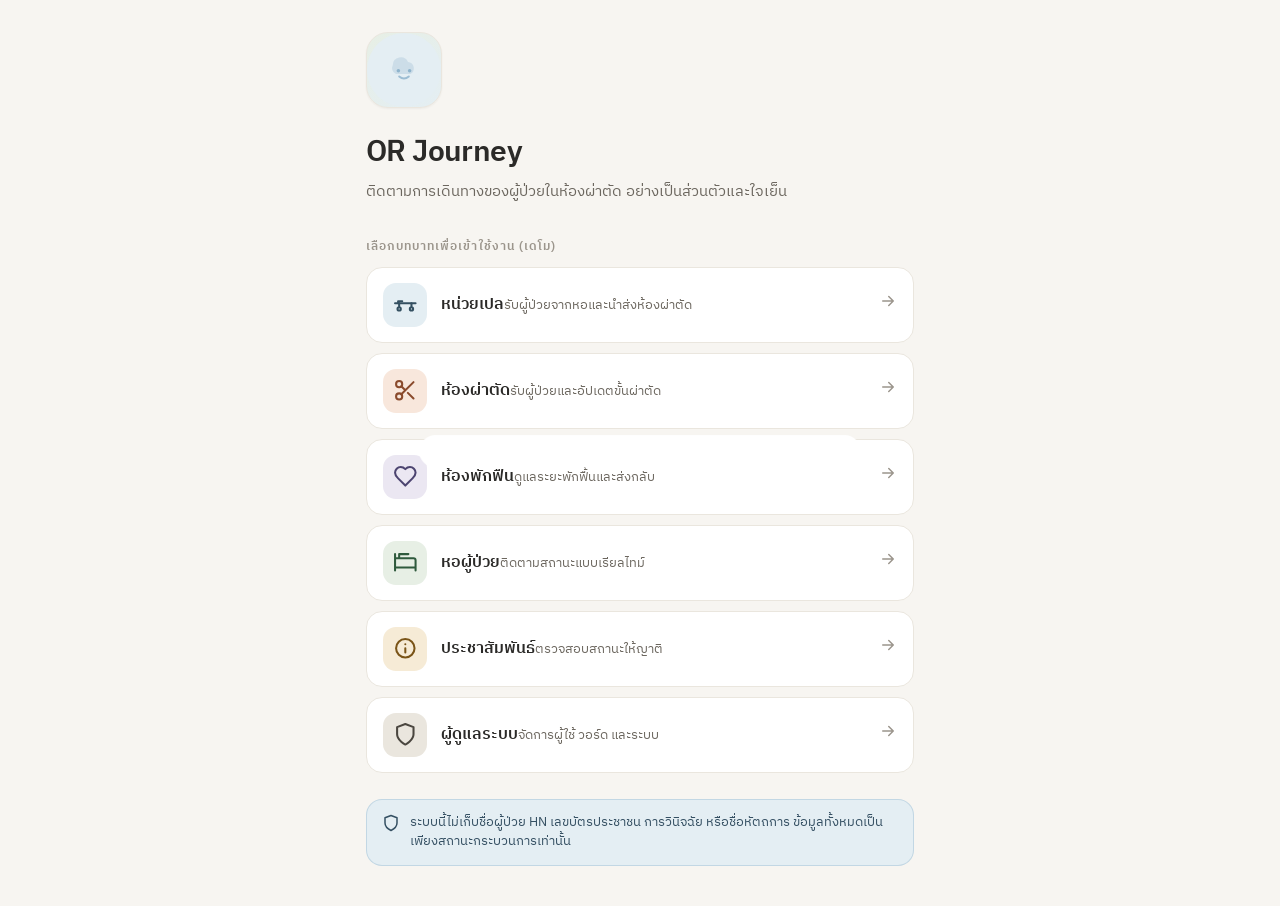
<file: demo.html>
<!DOCTYPE html>
<html lang="th">
<head>
<meta charset="UTF-8" />
<meta name="viewport" content="width=device-width, initial-scale=1.0, viewport-fit=cover" />
<meta name="theme-color" content="#F7F5F1" />
<title>OR Journey</title>
<link rel="preconnect" href="https://fonts.googleapis.com" />
<link rel="preconnect" href="https://fonts.gstatic.com" crossorigin />
<link href="https://fonts.googleapis.com/css2?family=IBM+Plex+Sans+Thai:wght@300;400;500;600;700&family=IBM+Plex+Sans:wght@400;500;600&display=swap" rel="stylesheet" />
<style>
/* ============================================================
   OR Journey — design tokens
   Soft Professional Journey Tracking · pastel · Apple Wallet / Muji
   ============================================================ */
:root{
  /* paper + ink */
  --paper:#F7F5F1;      /* warm white */
  --card:#FFFFFF;
  --ink:#2B2A28;        /* warm near-black */
  --ink-2:#6C675F;      /* muted */
  --ink-3:#9B958C;      /* faint */
  --line:#EAE6DE;       /* hairline */
  --line-2:#DED9CF;

  /* pastel family (brief palette) */
  --sage:#8FB394;      --sage-tint:#E7EFE5;
  --powder:#8FB4CC;    --powder-tint:#E4EEF3;
  --peach:#E5A987;     --peach-tint:#F8E7DC;
  --lavender:#A79FC7;  --lavender-tint:#EBE7F2;
  --amber:#D9A45B;     --amber-tint:#F6EBD6;
  --green:#6FAE7C;     --green-tint:#E4F0E4;
  --clay:#C57866;      --clay-tint:#F5E3DD;  /* calm destructive */

  --accent:var(--sage);
  --ring:#5E8F86;

  /* radii + shadow */
  --r-sm:10px; --r:16px; --r-lg:22px; --r-xl:28px; --r-pill:999px;
  --shadow-sm:0 1px 2px rgba(43,42,40,.05);
  --shadow:0 6px 20px -8px rgba(43,42,40,.16), 0 2px 6px -3px rgba(43,42,40,.08);
  --shadow-lg:0 24px 60px -20px rgba(43,42,40,.32);

  /* type */
  --sans:"IBM Plex Sans Thai","IBM Plex Sans",system-ui,-apple-system,sans-serif;
  --mono:"IBM Plex Sans","IBM Plex Sans Thai",ui-monospace,monospace;

  --safe-top:env(safe-area-inset-top,0px);
  --safe-bot:env(safe-area-inset-bottom,0px);
  --maxw:460px;
}

*{box-sizing:border-box;margin:0;padding:0}
html,body{height:100%}
body{
  font-family:var(--sans);
  background:var(--paper);
  color:var(--ink);
  font-size:16px;
  line-height:1.5;
  -webkit-font-smoothing:antialiased;
  text-rendering:optimizeLegibility;
  overflow-x:hidden;
}
button{font-family:inherit;cursor:pointer;border:none;background:none;color:inherit}
input,select{font-family:inherit;font-size:16px}
:focus-visible{outline:3px solid var(--ring);outline-offset:2px;border-radius:6px}
@media (prefers-reduced-motion:reduce){*{animation:none!important;transition:none!important}}

/* ============================================================ app shell */
#app{min-height:100dvh;display:flex;flex-direction:column}

/* desktop: sidebar + content, mobile: stacked */
.shell{display:flex;min-height:100dvh;width:100%;max-width:1200px;margin:0 auto}
.sidebar{display:none}
.main{flex:1;min-width:0;display:flex;flex-direction:column;position:relative}

.viewport{
  flex:1;width:100%;max-width:var(--maxw);margin:0 auto;
  padding:calc(var(--safe-top) + 8px) 18px 96px;
}

/* ---------- top bar ---------- */
.topbar{
  position:sticky;top:0;z-index:40;
  background:color-mix(in srgb, var(--paper) 82%, transparent);
  backdrop-filter:saturate(140%) blur(16px);
  -webkit-backdrop-filter:saturate(140%) blur(16px);
  border-bottom:1px solid var(--line);
  padding:calc(var(--safe-top) + 10px) 18px 10px;
}
.topbar-in{max-width:var(--maxw);margin:0 auto;display:flex;align-items:center;gap:12px;min-height:34px}
.topbar h1{font-size:19px;font-weight:600;letter-spacing:-.01em;flex:1}
.topbar .sub{font-size:12.5px;color:var(--ink-2);font-weight:400}
.icon-btn{width:40px;height:40px;border-radius:var(--r-pill);display:grid;place-items:center;color:var(--ink-2);flex-shrink:0}
.icon-btn:hover{background:var(--line)}

.role-chip{
  display:inline-flex;align-items:center;gap:6px;
  font-size:12px;font-weight:600;padding:5px 11px;border-radius:var(--r-pill);
  background:var(--card);border:1px solid var(--line-2);color:var(--ink-2);
}
.role-chip .dot{width:7px;height:7px;border-radius:50%;background:var(--accent)}

/* ---------- live indicator ---------- */
.live{display:inline-flex;align-items:center;gap:6px;font-size:11.5px;font-weight:600;color:var(--green);letter-spacing:.02em}
.live .pulse{width:8px;height:8px;border-radius:50%;background:var(--green);position:relative}
.live .pulse::after{content:"";position:absolute;inset:0;border-radius:50%;background:var(--green);animation:pulse 2s ease-out infinite}
@keyframes pulse{0%{transform:scale(1);opacity:.6}100%{transform:scale(3);opacity:0}}

/* ---------- section headers ---------- */
.section-title{font-size:13px;font-weight:600;color:var(--ink-2);letter-spacing:.02em;margin:22px 2px 12px;display:flex;align-items:center;gap:8px}
.section-title .count{margin-left:auto;font-weight:500;color:var(--ink-3);font-size:12px}
.eyebrow{font-size:11.5px;font-weight:600;letter-spacing:.09em;text-transform:uppercase;color:var(--ink-3)}

/* ============================================================ journey card
   signature: boarding-pass style with ticket notch */
.jcard{
  position:relative;background:var(--card);border-radius:var(--r-lg);
  border:1px solid var(--line);box-shadow:var(--shadow-sm);
  overflow:hidden;transition:transform .18s ease, box-shadow .18s ease;
  margin-bottom:14px;
}
.jcard:active{transform:scale(.99)}
.jcard.tap{cursor:pointer}
.jcard.tap:hover{box-shadow:var(--shadow);transform:translateY(-1px)}
.jcard-top{display:flex;gap:14px;padding:16px 16px 14px;align-items:center}
.jcard-body{flex:1;min-width:0}
.jcard-code{font-family:var(--mono);font-size:13px;font-weight:600;color:var(--ink-2);letter-spacing:.06em}
.jcard-name{font-size:17px;font-weight:600;letter-spacing:-.01em;display:flex;align-items:baseline;gap:8px;flex-wrap:wrap}
.jcard-route{font-size:12.5px;color:var(--ink-2);margin-top:3px;display:flex;align-items:center;gap:5px}
.jcard-route svg{opacity:.6}

/* status pill: color + icon + text (never color alone) */
.status{
  display:inline-flex;align-items:center;gap:6px;
  font-size:12.5px;font-weight:600;padding:6px 11px;border-radius:var(--r-pill);
  border:1px solid transparent;line-height:1;
}
.ic{width:18px;height:18px;flex-shrink:0}
.em-ic .ic{width:26px;height:26px}
.ro-ic .ic{width:56%;height:56%}
.sb-brand .bm .ic{width:20px;height:20px}
.select-wrap .ic{width:18px;height:18px}
.status svg{width:14px;height:14px;flex-shrink:0}
.jcard-foot{
  display:flex;align-items:center;gap:10px;
  padding:12px 16px;border-top:1px dashed var(--line-2);
  background:linear-gradient(0deg,rgba(247,245,241,.5),transparent);
}
.jcard-time{font-size:12px;color:var(--ink-2);display:flex;align-items:center;gap:5px;margin-left:auto}
.jcard-time svg{opacity:.55}

/* ticket notches */
.jcard.ticket::before,.jcard.ticket::after{
  content:"";position:absolute;width:18px;height:18px;border-radius:50%;
  background:var(--paper);border:1px solid var(--line);
  top:calc(100% - 58px);z-index:2;
}
.jcard.ticket::before{left:-10px}
.jcard.ticket::after{right:-10px}

/* ============================================================ avatar */
.avatar{border-radius:50%;flex-shrink:0;display:grid;place-items:center;overflow:hidden}
.avatar svg{width:100%;height:100%;display:block}
.avatar.sz-lg{width:64px;height:64px}
.avatar.sz-md{width:52px;height:52px}
.avatar.sz-sm{width:38px;height:38px}

/* ============================================================ buttons */
.btn{
  display:inline-flex;align-items:center;justify-content:center;gap:8px;
  font-size:16px;font-weight:600;padding:14px 20px;border-radius:var(--r);
  min-height:52px;width:100%;transition:transform .12s ease, filter .15s ease, background .15s;
  letter-spacing:-.01em;
}
.btn:active{transform:scale(.98)}
.btn:disabled{opacity:.45;cursor:not-allowed;transform:none}
.btn-primary{background:var(--ink);color:var(--paper)}
.btn-primary:hover:not(:disabled){filter:brightness(1.12)}
.btn-accent{background:var(--sage);color:#1c3323}
.btn-accent:hover:not(:disabled){filter:brightness(1.05)}
.btn-soft{background:var(--card);color:var(--ink);border:1px solid var(--line-2)}
.btn-soft:hover:not(:disabled){background:var(--paper)}
.btn-ghost{background:transparent;color:var(--ink-2);min-height:auto;padding:8px 12px;font-size:14px}
.btn-danger{background:var(--clay-tint);color:#8a3b2c;border:1px solid transparent}
.btn-sm{min-height:44px;padding:10px 16px;font-size:14.5px;width:auto}
.btn .spin{width:18px;height:18px;border:2.5px solid currentColor;border-right-color:transparent;border-radius:50%;animation:spin .7s linear infinite}
@keyframes spin{to{transform:rotate(360deg)}}

/* ============================================================ timeline (transit rail) */
.timeline{position:relative;padding-left:6px;margin:8px 0}
.tl-item{position:relative;display:flex;gap:16px;padding-bottom:6px}
.tl-rail{position:relative;display:flex;flex-direction:column;align-items:center;width:24px;flex-shrink:0}
.tl-dot{width:20px;height:20px;border-radius:50%;border:2.5px solid var(--line-2);background:var(--card);z-index:2;display:grid;place-items:center;flex-shrink:0;transition:all .3s}
.tl-dot svg{width:11px;height:11px}
.tl-line{width:2.5px;flex:1;background:var(--line-2);min-height:26px;transition:background .4s}
.tl-item.done .tl-dot{background:var(--green);border-color:var(--green);color:#fff}
.tl-item.done .tl-line{background:var(--green)}
.tl-item.current .tl-dot{border-color:var(--accent);background:var(--accent);color:#fff;box-shadow:0 0 0 5px color-mix(in srgb,var(--accent) 22%,transparent)}
.tl-item.current .tl-line{background:linear-gradient(var(--accent),var(--line-2))}
.tl-content{padding-bottom:22px;flex:1;min-width:0}
.tl-label{font-size:15px;font-weight:600;letter-spacing:-.01em}
.tl-item:not(.done):not(.current) .tl-label{color:var(--ink-3);font-weight:500}
.tl-meta{font-size:12.5px;color:var(--ink-2);margin-top:2px}
.tl-item.current .tl-label{color:var(--accent)}

/* ============================================================ bottom nav (mobile) */
.bottomnav{
  position:fixed;bottom:0;left:0;right:0;z-index:50;
  background:color-mix(in srgb,var(--card) 88%,transparent);
  backdrop-filter:saturate(160%) blur(20px);-webkit-backdrop-filter:saturate(160%) blur(20px);
  border-top:1px solid var(--line);
  padding:8px 8px calc(8px + var(--safe-bot));
  display:flex;justify-content:space-around;max-width:var(--maxw);margin:0 auto;
}
.navbtn{display:flex;flex-direction:column;align-items:center;gap:3px;padding:6px 10px;border-radius:var(--r-sm);color:var(--ink-3);min-width:52px;min-height:48px;font-size:10.5px;font-weight:600;letter-spacing:.01em;transition:color .15s}
.navbtn svg{width:23px;height:23px;stroke-width:1.9}
.navbtn.active{color:var(--ink)}
.navbtn.active svg{stroke-width:2.2}
.navbtn:hover{color:var(--ink-2)}

/* ============================================================ bottom sheet */
.scrim{position:fixed;inset:0;background:rgba(43,42,40,.42);z-index:80;opacity:0;pointer-events:none;transition:opacity .25s;backdrop-filter:blur(2px)}
.scrim.open{opacity:1;pointer-events:auto}
.sheet{
  position:fixed;left:0;right:0;bottom:0;z-index:90;
  background:var(--card);border-radius:var(--r-xl) var(--r-xl) 0 0;
  max-width:var(--maxw);margin:0 auto;
  padding:10px 20px calc(24px + var(--safe-bot));
  transform:translateY(102%);transition:transform .3s cubic-bezier(.22,1,.36,1);
  box-shadow:var(--shadow-lg);max-height:88dvh;overflow-y:auto;
}
.sheet.open{transform:translateY(0)}
.sheet-grab{width:38px;height:5px;border-radius:99px;background:var(--line-2);margin:2px auto 16px}
.sheet h3{font-size:20px;font-weight:600;letter-spacing:-.01em;margin-bottom:6px}
.sheet .sheet-sub{color:var(--ink-2);font-size:14px;margin-bottom:20px}

/* ============================================================ forms */
.field{margin-bottom:18px}
.field label{display:block;font-size:13.5px;font-weight:600;color:var(--ink-2);margin-bottom:8px}
.select-wrap{position:relative}
.select-wrap svg{position:absolute;right:16px;top:50%;transform:translateY(-50%);pointer-events:none;color:var(--ink-3)}
/* custom dropdown (replaces native select for consistent styling) */
.dd{position:relative}
.dd-btn{width:100%;display:flex;align-items:center;justify-content:space-between;gap:10px;background:var(--card);border:1.5px solid var(--line-2);border-radius:var(--r);padding:14px 16px;font:inherit;font-size:15.5px;color:var(--ink);cursor:pointer;text-align:left;transition:border-color .15s,box-shadow .15s}
.dd-btn:hover{border-color:var(--ink-3)}
.dd.open .dd-btn{border-color:var(--sage);box-shadow:0 0 0 3px var(--sage-tint)}
.dd-val{overflow:hidden;text-overflow:ellipsis;white-space:nowrap}
.dd-val.ph{color:var(--ink-3)}
.dd-chev{color:var(--ink-3);transition:transform .18s;flex-shrink:0}
.dd.open .dd-chev{transform:rotate(180deg)}
.dd-panel{position:absolute;top:calc(100% + 6px);left:0;right:0;z-index:60;background:var(--card);border:1px solid var(--line);border-radius:var(--r);box-shadow:var(--shadow-lg);padding:6px;opacity:0;transform:translateY(-6px) scale(.985);transform-origin:top;pointer-events:none;transition:opacity .15s,transform .15s;max-height:264px;overflow:auto}
.dd.open .dd-panel{opacity:1;transform:none;pointer-events:auto}
.dd.up .dd-panel{top:auto;bottom:calc(100% + 6px);transform-origin:bottom;transform:translateY(6px) scale(.985)}
.dd.up.open .dd-panel{transform:none}
.dd-opt{width:100%;display:flex;align-items:center;gap:10px;background:none;border:0;border-radius:calc(var(--r) - 4px);padding:12px;font:inherit;font-size:15px;color:var(--ink);cursor:pointer;text-align:left;min-height:44px}
.dd-opt:hover{background:var(--sage-tint)}
.dd-opt .dd-tick{opacity:0;color:var(--sage);flex-shrink:0}
.dd-opt.sel{color:#2f5a3d;font-weight:600;background:var(--sage-tint)}
.dd-opt.sel .dd-tick{opacity:1}
.demo-tag{display:inline-block;font-size:10.5px;font-weight:700;letter-spacing:.02em;color:#7a5417;background:var(--amber-tint);border:1px solid color-mix(in srgb,var(--amber) 40%,transparent);padding:1px 7px;border-radius:var(--r-pill);vertical-align:middle;margin-left:4px}
.lbl-ic{width:14px;height:14px;vertical-align:-2px;opacity:.65;margin-right:2px}
.room-chip{display:inline-flex;align-items:center;font-size:11.5px;font-weight:700;color:#4c4470;background:var(--lavender-tint);border:1px solid color-mix(in srgb,var(--lavender) 45%,transparent);padding:2px 9px;border-radius:var(--r-pill);margin-left:8px;vertical-align:middle;letter-spacing:.02em;white-space:nowrap}
.room-chip .room-ic{width:12px;height:12px;opacity:.8}
.room-filter{display:flex;gap:8px;overflow-x:auto;padding:8px 0 10px;margin-top:2px;-webkit-overflow-scrolling:touch;scrollbar-width:none}
.room-filter::-webkit-scrollbar{display:none}
.room-tab{flex:0 0 auto;display:inline-flex;align-items:center;gap:6px;background:var(--card);border:1.5px solid var(--line-2);border-radius:var(--r-pill);padding:8px 15px;font:inherit;font-size:14px;font-weight:600;color:var(--ink-2);cursor:pointer;transition:all .14s}
.room-tab:hover{border-color:var(--ink-3)}
.room-tab.on{background:var(--ink);border-color:var(--ink);color:#fff}
.room-tab-n{display:inline-grid;place-items:center;min-width:18px;height:18px;padding:0 5px;border-radius:9px;background:var(--sage);color:#fff;font-size:11px;font-weight:700}
.room-tab.on .room-tab-n{background:rgba(255,255,255,.28)}
select,.input{
  width:100%;padding:15px 16px;border-radius:var(--r);border:1.5px solid var(--line-2);
  background:var(--card);color:var(--ink);font-weight:500;appearance:none;min-height:54px;transition:border-color .15s;
}
select:focus,.input:focus{border-color:var(--accent);outline:none}
.input::placeholder{color:var(--ink-3);font-weight:400}
.help{font-size:12.5px;color:var(--ink-3);margin-top:7px;line-height:1.45}
.field-error{color:#a5432f;font-size:12.5px;margin-top:7px;display:flex;gap:5px;align-items:center}

/* avatar picker grid (PR) */
.avgrid{display:grid;grid-template-columns:repeat(4,1fr);gap:10px}
.avpick{border:1.5px solid var(--line);border-radius:var(--r);padding:10px 4px 8px;display:flex;flex-direction:column;align-items:center;gap:5px;background:var(--card);transition:border-color .15s,background .15s}
.avpick .nm{font-size:11px;font-weight:500;color:var(--ink-2)}
.avpick.sel{border-color:var(--accent);background:var(--sage-tint)}
.avpick:hover{border-color:var(--line-2)}

/* ============================================================ cards / misc */
.tile{background:var(--card);border:1px solid var(--line);border-radius:var(--r-lg);padding:18px;box-shadow:var(--shadow-sm)}
.stat-row{display:flex;gap:12px}
.stat{flex:1;background:var(--card);border:1px solid var(--line);border-radius:var(--r);padding:14px 16px;text-align:center}
.stat .n{font-size:26px;font-weight:600;letter-spacing:-.02em;line-height:1}
.stat .l{font-size:11.5px;color:var(--ink-2);margin-top:5px;font-weight:500}

.empty{text-align:center;padding:52px 24px;color:var(--ink-3)}
.empty .em-ic{width:56px;height:56px;border-radius:var(--r-lg);background:var(--card);border:1px solid var(--line);display:grid;place-items:center;margin:0 auto 16px;color:var(--ink-3)}
.empty h4{font-size:16px;font-weight:600;color:var(--ink-2);margin-bottom:6px}
.empty p{font-size:13.5px;max-width:260px;margin:0 auto;line-height:1.5}

.notice{background:var(--powder-tint);border:1px solid color-mix(in srgb,var(--powder) 40%,transparent);border-radius:var(--r);padding:13px 15px;font-size:13px;color:#355063;line-height:1.5;display:flex;gap:10px}
.notice svg{flex-shrink:0;margin-top:1px}
.chk{display:flex;align-items:center;gap:11px;cursor:pointer;user-select:none;font-size:14.5px;font-weight:500;padding:6px 0;min-height:44px}
.chk-box{width:26px;height:26px;border-radius:8px;border:2px solid var(--line-2);display:grid;place-items:center;flex-shrink:0;transition:all .15s;color:transparent}
.chk-box .ic{width:16px;height:16px}
.chk.on .chk-box,.chk-box.on{background:var(--green);border-color:var(--green);color:#fff}
.verify-box{background:var(--sage-tint);border:1px solid color-mix(in srgb,var(--sage) 34%,transparent);border-radius:var(--r);padding:13px 15px;margin:14px 0}
.verify-row{display:flex;align-items:center;gap:10px;font-size:13.5px;color:var(--ink-1);padding:4px 0}
.verify-row .chk-box{width:22px;height:22px}
.verify-row .chk-box .ic{width:13px;height:13px}
.hint-foot{display:flex;gap:8px;align-items:flex-start;margin:22px 2px 4px;font-size:12.5px;line-height:1.5;color:var(--ink-3)}
.hint-foot .ic{width:15px;height:15px;margin-top:1px;flex-shrink:0;opacity:.7}
/* dashboard */
.room-grid{display:grid;grid-template-columns:1fr 1fr;gap:10px;margin-bottom:4px}
.room-card{background:var(--card);border:1px solid var(--line);border-left:3px solid var(--rc,var(--line-2));border-radius:var(--r);padding:12px 13px;min-height:96px;display:flex;flex-direction:column;gap:9px}
.room-card.free{border-left-color:var(--line-2);background:color-mix(in srgb,var(--paper) 60%,var(--card))}
.room-card.tap{cursor:pointer;transition:box-shadow .15s,transform .12s}
.room-card.tap:hover{box-shadow:var(--shadow);transform:translateY(-1px)}
.room-card-h{display:flex;align-items:center;justify-content:space-between;gap:6px}
.room-name{font-size:13.5px;font-weight:700;letter-spacing:.02em;color:var(--ink)}
.room-state{display:inline-flex;align-items:center;gap:3px;font-size:10.5px;font-weight:700;padding:2px 7px;border-radius:var(--r-pill);background:var(--line);color:var(--ink-2);white-space:nowrap}
.room-state .ic{width:11px;height:11px}
.room-state.free{background:transparent;border:1px dashed var(--line-2);color:var(--ink-3)}
.room-empty{font-size:12px;color:var(--ink-3);display:flex;align-items:center;gap:5px;margin-top:auto}
.room-empty .ic{width:13px;height:13px}
.room-occ{display:flex;align-items:center;gap:9px;margin-top:auto}
.room-occ-n{font-size:13.5px;font-weight:600;color:var(--ink);line-height:1.3}
.room-occ-t{font-size:11.5px;color:var(--ink-2);display:flex;align-items:center;gap:4px;margin-top:2px}
.room-occ-t .ic{width:12px;height:12px;opacity:.7}
.late-row{display:flex;align-items:center;gap:10px;background:var(--card);border:1px solid color-mix(in srgb,var(--amber) 38%,transparent);border-radius:var(--r);padding:11px 13px;margin-bottom:8px;cursor:pointer;transition:box-shadow .15s}
.late-row:hover{box-shadow:var(--shadow-sm)}
.late-dot{width:7px;height:7px;border-radius:50%;background:var(--amber);flex-shrink:0}
.late-main{flex:1;min-width:0}
.late-n{font-size:14.5px;font-weight:600;color:var(--ink)}
.late-s{font-size:12px;color:var(--ink-2);margin-top:2px}
.late-t{text-align:right;flex-shrink:0}
.late-t b{display:block;font-size:14px;color:#7a5417;font-weight:700}
.late-t span{font-size:10.5px;color:var(--ink-3)}
.ok-note{display:flex;align-items:center;gap:8px;background:var(--green-tint);border:1px solid color-mix(in srgb,var(--green) 32%,transparent);border-radius:var(--r);padding:13px 15px;font-size:13.5px;color:#2f5a3d;font-weight:500}
.ok-note .ic{width:17px;height:17px}
.bar-row{display:flex;align-items:center;gap:10px;padding:7px 0}
.bar-lb{font-size:12.5px;color:var(--ink-2);width:104px;flex-shrink:0}
.bar-track{flex:1;height:9px;background:var(--line);border-radius:5px;overflow:hidden}
.bar-fill{height:100%;border-radius:5px;transition:width .4s ease}
.bar-val{font-size:12.5px;font-weight:700;color:var(--ink);width:66px;text-align:right;flex-shrink:0}
.total-row{display:flex;justify-content:space-between;align-items:center;border-top:1px solid var(--line);margin-top:9px;padding-top:11px;font-size:13.5px;color:var(--ink-2)}
.total-row b{font-size:15.5px;color:var(--ink)}
/* emergency */
.em-chip{display:inline-flex;align-items:center;font-size:10.5px;font-weight:800;letter-spacing:.03em;color:#fff;background:var(--clay);padding:2px 8px;border-radius:var(--r-pill);margin-left:8px;vertical-align:middle}
.btn-emerg{background:var(--clay);color:#fff}
.btn-emerg:hover:not(:disabled){filter:brightness(1.06)}
.emerg-notice{background:var(--clay-tint);border-color:color-mix(in srgb,var(--clay) 42%,transparent);color:#7a3327}
.emerg-strip{display:flex;align-items:center;gap:9px;background:var(--clay-tint);border:1px solid color-mix(in srgb,var(--clay) 34%,transparent);border-radius:var(--r);padding:11px 14px;margin-top:12px;font-size:13px;color:#7a3327}
.emerg-strip .ic{width:16px;height:16px;flex-shrink:0}
.emerg-strip b{font-weight:700}
/* family tracking card */
.fam-card{background:linear-gradient(170deg,var(--sage-tint),var(--card) 62%);border:1px solid color-mix(in srgb,var(--sage) 34%,transparent);border-radius:var(--r-lg);padding:18px;margin-bottom:14px}
.fam-top{display:flex;align-items:center;gap:13px;margin-bottom:14px}
.fam-name{font-size:20px;font-weight:700;color:var(--ink)}
.fam-ward{font-size:12.5px;color:var(--ink-2);margin-top:2px}
.fam-code-wrap{background:var(--card);border:1px dashed color-mix(in srgb,var(--sage) 50%,transparent);border-radius:var(--r);padding:11px 14px;text-align:center;margin-bottom:14px}
.fam-code-lb{font-size:11.5px;color:var(--ink-3);letter-spacing:.03em;margin-bottom:2px}
.fam-code{font-family:var(--mono);font-size:30px;font-weight:700;letter-spacing:.14em;color:var(--ink)}
.fam-how{margin:0 0 12px;padding-left:20px;font-size:13px;color:var(--ink-1);line-height:1.85}
.fam-note{font-size:11.5px;color:var(--ink-3);line-height:1.55;margin:0}
.fam-actions{display:flex;flex-direction:column;gap:9px}
#printArea{display:none}
@media print{
  body>*{display:none!important}
  #printArea{display:block!important;position:static}
  .slip{width:100%;max-width:76mm;margin:0 auto;text-align:center;font-family:var(--sans);color:#000;padding:6mm 0}
  .slip-h{font-size:12pt;font-weight:700;margin-bottom:5mm}
  .slip-av svg{width:26mm;height:26mm}
  .slip-name{font-size:16pt;font-weight:700;margin-top:2mm}
  .slip-code{font-family:var(--mono);font-size:26pt;font-weight:700;letter-spacing:.12em;border:1.5pt dashed #000;border-radius:3mm;padding:2mm 0;margin:3mm 0}
  .slip-ward{font-size:10pt;margin-bottom:4mm}
  .slip-how{text-align:left;font-size:10pt;line-height:1.7;margin:0 0 4mm;padding-left:6mm}
  .slip-note{font-size:8.5pt;line-height:1.5;border-top:.5pt solid #999;padding-top:3mm}
}

/* toast */
#toasts{position:fixed;top:calc(var(--safe-top) + 12px);left:0;right:0;z-index:120;display:flex;flex-direction:column;align-items:center;gap:8px;pointer-events:none}
.toast{background:var(--ink);color:var(--paper);padding:12px 18px;border-radius:var(--r-pill);font-size:14px;font-weight:500;box-shadow:var(--shadow-lg);display:flex;align-items:center;gap:9px;max-width:calc(var(--maxw) - 36px);animation:toastin .3s cubic-bezier(.22,1,.36,1)}
.toast.ok{background:#2f5a3d}.toast.err{background:#7e3626}
.toast svg{width:17px;height:17px}
@keyframes toastin{from{transform:translateY(-16px);opacity:0}to{transform:translateY(0);opacity:1}}

/* audit / history rows */
.log-row{display:flex;gap:12px;padding:12px 2px;border-bottom:1px solid var(--line)}
.log-ic{width:34px;height:34px;border-radius:10px;background:var(--paper);border:1px solid var(--line);display:grid;place-items:center;flex-shrink:0;color:var(--ink-2)}
.log-main{flex:1;min-width:0}
.log-act{font-size:13.5px;font-weight:600}
.log-meta{font-size:12px;color:var(--ink-3);margin-top:1px;font-family:var(--mono)}
.log-time{font-size:11.5px;color:var(--ink-3);white-space:nowrap}

.qr-box{background:var(--paper);border:1px solid var(--line);border-radius:var(--r);padding:20px;display:flex;flex-direction:column;align-items:center;gap:12px}
.qr-box .qr{width:150px;height:150px;background:#fff;border-radius:12px;padding:10px;border:1px solid var(--line)}
.token{font-family:var(--mono);font-size:11px;color:var(--ink-3);word-break:break-all;text-align:center}

.list-divider{height:1px;background:var(--line);margin:6px 0}

/* login */
.login-wrap{min-height:100dvh;display:flex;flex-direction:column;justify-content:center;padding:32px 26px calc(40px + var(--safe-bot));max-width:var(--maxw);margin:0 auto}
.brandmark{width:76px;height:76px;border-radius:22px;background:linear-gradient(145deg,var(--sage-tint),var(--powder-tint));display:grid;place-items:center;margin-bottom:22px;box-shadow:var(--shadow-sm);border:1px solid var(--line)}
.login-wrap h1{font-size:30px;font-weight:600;letter-spacing:-.02em}
.login-wrap .tag{color:var(--ink-2);font-size:15px;margin-top:6px;margin-bottom:34px}
.role-list{display:flex;flex-direction:column;gap:10px}
.role-opt{display:flex;align-items:center;gap:14px;padding:15px 16px;border-radius:var(--r);border:1.5px solid var(--line);background:var(--card);text-align:left;transition:border-color .15s,transform .12s}
.role-opt:hover{border-color:var(--line-2)}
.role-opt:active{transform:scale(.99)}
.role-opt .ro-ic{width:44px;height:44px;border-radius:13px;display:grid;place-items:center;flex-shrink:0}
.role-opt .ro-name{font-weight:600;font-size:16px}
.role-opt .ro-desc{font-size:12.5px;color:var(--ink-2);margin-top:1px}
.role-opt .ro-arrow{margin-left:auto;color:var(--ink-3)}

.fade{animation:fade .35s ease}
@keyframes fade{from{opacity:0;transform:translateY(6px)}to{opacity:1;transform:none}}

/* ============================================================ desktop */
@media (min-width:860px){
  :root{--maxw:600px}
  .sidebar{
    display:flex;flex-direction:column;width:250px;flex-shrink:0;
    border-right:1px solid var(--line);padding:22px 16px;gap:4px;position:sticky;top:0;height:100dvh;
  }
  .sb-brand{display:flex;align-items:center;gap:11px;padding:6px 10px 20px}
  .sb-brand .bm{width:38px;height:38px;border-radius:11px;background:linear-gradient(145deg,var(--sage-tint),var(--powder-tint));display:grid;place-items:center;border:1px solid var(--line)}
  .sb-brand .nm{font-weight:600;font-size:16px}
  .sb-item{display:flex;align-items:center;gap:12px;padding:11px 12px;border-radius:var(--r);color:var(--ink-2);font-weight:500;font-size:14.5px;transition:background .15s,color .15s}
  .sb-item svg{width:20px;height:20px}
  .sb-item.active{background:var(--sage-tint);color:var(--ink);font-weight:600}
  .sb-item:hover:not(.active){background:var(--paper)}
  .sb-foot{margin-top:auto;padding-top:14px;border-top:1px solid var(--line)}
  .bottomnav{display:none}
  .viewport{padding-bottom:40px}
  .sheet{border-radius:var(--r-xl);top:50%;bottom:auto;left:50%;right:auto;transform:translate(-50%,-46%) scale(.96);width:min(460px,92vw);max-height:86dvh}
  .sheet.open{transform:translate(-50%,-50%) scale(1)}
  .stat .n{font-size:30px}
}
@media (max-width:859px){.sidebar{display:none}}
</style>
</head>
<body>
<div id="app"></div>
<div id="toasts" aria-live="polite"></div>
<div id="printArea"></div>
<div class="scrim" id="scrim" onclick="UI.closeSheet()"></div>
<div class="sheet" id="sheet" role="dialog" aria-modal="true"></div>

<script>
/* ============================================================================
   OR JOURNEY — front-end prototype (mock data, no real patient information)
   Simulates: Supabase Realtime · role-based access · status state machine
   ============================================================================ */

/* ---------------------------- ICONS (Lucide, inline) ---------------------- */
const IC = {
  route:'<path d="M6 19a3 3 0 1 0 0-6 3 3 0 0 0 0 6Z"/><path d="M15 5a3 3 0 1 0 0 6 3 3 0 0 0 0-6Z"/><path d="M12 21v-6a3 3 0 0 1 3-3h4"/><path d="M12 3v6a3 3 0 0 1-3 3H4"/>',
  home:'<path d="m3 9 9-7 9 7v11a2 2 0 0 1-2 2H5a2 2 0 0 1-2-2Z"/><path d="M9 22V12h6v10"/>',
  plus:'<path d="M5 12h14M12 5v14"/>',
  clock:'<circle cx="12" cy="12" r="9"/><path d="M12 7v5l3 2"/>',
  check:'<path d="M20 6 9 17l-5-5"/>',
  checkCircle:'<circle cx="12" cy="12" r="9"/><path d="m9 12 2 2 4-4"/>',
  arrowRight:'<path d="M5 12h14M13 6l6 6-6 6"/>',
  arrowLeft:'<path d="M19 12H5M11 18l-6-6 6-6"/>',
  chevronDown:'<path d="m6 9 6 6 6-6"/>',
  bed:'<path d="M2 4v16M2 8h18a2 2 0 0 1 2 2v10M2 17h20M6 8V4h9"/>',
  activity:'<path d="M22 12h-4l-3 9L9 3l-3 9H2"/>',
  scissors:'<circle cx="6" cy="6" r="3"/><circle cx="6" cy="18" r="3"/><path d="M20 4 8.12 15.88M14.47 14.48 20 20M8.12 8.12 12 12"/>',
  heart:'<path d="M19 14c1.49-1.46 3-3.21 3-5.5A5.5 5.5 0 0 0 16.5 3c-1.76 0-3 .5-4.5 2-1.5-1.5-2.74-2-4.5-2A5.5 5.5 0 0 0 2 8.5c0 2.3 1.5 4.05 3 5.5l7 7Z"/>',
  building:'<rect x="4" y="2" width="16" height="20" rx="2"/><path d="M9 22v-4h6v4M9 6h.01M15 6h.01M9 10h.01M15 10h.01M9 14h.01M15 14h.01"/>',
  search:'<circle cx="11" cy="11" r="8"/><path d="m21 21-4.3-4.3"/>',
  qr:'<rect x="3" y="3" width="7" height="7" rx="1"/><rect x="14" y="3" width="7" height="7" rx="1"/><rect x="3" y="14" width="7" height="7" rx="1"/><path d="M14 14h3v3M21 14v.01M14 21h.01M17 21h4v-4M21 17v.01"/>',
  user:'<circle cx="12" cy="8" r="4"/><path d="M4 21a8 8 0 0 1 16 0"/>',
  users:'<circle cx="9" cy="7" r="4"/><path d="M2 21a7 7 0 0 1 14 0M16 3.13A4 4 0 0 1 16 11M22 21a7 7 0 0 0-5-6.7"/>',
  stretcher:'<path d="M2 11h20"/><path d="M5 11V9h4"/><path d="M6 11v3M18 11v3"/><circle cx="6" cy="16.5" r="1.6"/><circle cx="18" cy="16.5" r="1.6"/>',
  wristband:'<path d="M8 4h8v3a4 4 0 0 1-4 4 4 4 0 0 1-4-4Z"/><path d="M8 20h8v-3a4 4 0 0 0-4-4 4 4 0 0 0-4 4Z"/><path d="M10 8h4"/>',
  shield:'<path d="M12 22s8-4 8-10V5l-8-3-8 3v7c0 6 8 10 8 10Z"/>',
  printer:'<path d="M6 9V3h12v6"/><path d="M6 18H4a2 2 0 0 1-2-2v-4a2 2 0 0 1 2-2h16a2 2 0 0 1 2 2v4a2 2 0 0 1-2 2h-2"/><rect x="6" y="14" width="12" height="7" rx="1"/>',
  idCard:'<rect x="3" y="5" width="18" height="14" rx="2"/><circle cx="9" cy="11" r="2"/><path d="M6 16c.5-1.5 1.7-2 3-2s2.5.5 3 2"/><path d="M15 10h4M15 13h4"/>',
  userCheck:'<circle cx="9" cy="8" r="3.2"/><path d="M4 20c.6-3 2.7-4.5 5-4.5s4.4 1.5 5 4.5"/><path d="m16 12 2 2 3.5-3.5"/>',
  list:'<path d="M8 6h13M8 12h13M8 18h13M3 6h.01M3 12h.01M3 18h.01"/>',
  settings:'<circle cx="12" cy="12" r="3"/><path d="M19.4 15a1.65 1.65 0 0 0 .33 1.82l.06.06a2 2 0 1 1-2.83 2.83l-.06-.06a1.65 1.65 0 0 0-1.82-.33 1.65 1.65 0 0 0-1 1.51V21a2 2 0 1 1-4 0v-.09A1.65 1.65 0 0 0 9 19.4a1.65 1.65 0 0 0-1.82.33l-.06.06a2 2 0 1 1-2.83-2.83l.06-.06a1.65 1.65 0 0 0 .33-1.82 1.65 1.65 0 0 0-1.51-1H3a2 2 0 1 1 0-4h.09A1.65 1.65 0 0 0 4.6 9a1.65 1.65 0 0 0-.33-1.82l-.06-.06a2 2 0 1 1 2.83-2.83l.06.06a1.65 1.65 0 0 0 1.82.33H9a1.65 1.65 0 0 0 1-1.51V3a2 2 0 1 1 4 0v.09a1.65 1.65 0 0 0 1 1.51 1.65 1.65 0 0 0 1.82-.33l.06-.06a2 2 0 1 1 2.83 2.83l-.06.06a1.65 1.65 0 0 0-.33 1.82V9a1.65 1.65 0 0 0 1.51 1H21a2 2 0 1 1 0 4h-.09a1.65 1.65 0 0 0-1.51 1Z"/>',
  logout:'<path d="M9 21H5a2 2 0 0 1-2-2V5a2 2 0 0 1 2-2h4M16 17l5-5-5-5M21 12H9"/>',
  bell:'<path d="M6 8a6 6 0 0 1 12 0c0 7 3 9 3 9H3s3-2 3-9M10.3 21a1.94 1.94 0 0 0 3.4 0"/>',
  info:'<circle cx="12" cy="12" r="9"/><path d="M12 16v-4M12 8h.01"/>',
  alert:'<path d="M10.29 3.86 1.82 18a2 2 0 0 0 1.71 3h16.94a2 2 0 0 0 1.71-3L13.71 3.86a2 2 0 0 0-3.42 0Z"/><path d="M12 9v4M12 17h.01"/>',
  wifi:'<path d="M5 13a10 10 0 0 1 14 0M8.5 16.5a5 5 0 0 1 7 0M2 8.82a15 15 0 0 1 20 0M12 20h.01"/>',
  wifiOff:'<path d="M12 20h.01M8.5 16.5a5 5 0 0 1 7 0M2 8.82a15 15 0 0 1 4.17-2.65M10.66 5c4.01-.36 8.14.9 11.34 3.76M16.85 11.25a10 10 0 0 1 2.22 1.68M5 13a10 10 0 0 1 5.24-2.76M1 1l22 22"/>',
  mapPin:'<path d="M20 10c0 6-8 12-8 12s-8-6-8-12a8 8 0 0 1 16 0Z"/><circle cx="12" cy="10" r="3"/>',
  hourglass:'<path d="M5 22h14M5 2h14M17 22v-4.17a2 2 0 0 0-.59-1.42L12 12l-4.41 4.41A2 2 0 0 0 7 17.83V22M7 2v4.17a2 2 0 0 0 .59 1.42L12 12l4.41-4.41A2 2 0 0 0 17 6.17V2"/>',
  refresh:'<path d="M3 12a9 9 0 0 1 15-6.7L21 8M21 3v5h-5M21 12a9 9 0 0 1-15 6.7L3 16M3 21v-5h5"/>',
  x:'<path d="M18 6 6 18M6 6l12 12"/>',
  history:'<path d="M3 12a9 9 0 1 0 3-6.7L3 8M3 3v5h5M12 7v5l3 2"/>',
  pause:'<rect x="6" y="4" width="4" height="16" rx="1"/><rect x="14" y="4" width="4" height="16" rx="1"/>',
  door:'<path d="M18 20V6a2 2 0 0 0-2-2H8a2 2 0 0 0-2 2v14"/><path d="M3 20h18"/><path d="M14 12v.01"/>',
};
function svg(name,cls=''){return `<svg class="ic ${cls}" viewBox="0 0 24 24" fill="none" stroke="currentColor" stroke-width="2" stroke-linecap="round" stroke-linejoin="round" aria-hidden="true">${IC[name]||''}</svg>`}

/* ---------------------------- AVATARS (nature, pastel SVG) ---------------- */
const AVATARS = [
  {id:'cloud', name:'น้องเมฆ',    c:'#8FB4CC', c2:'#E4EEF3'},
  {id:'star',  name:'น้องดาว',    c:'#D9A45B', c2:'#F6EBD6'},
  {id:'moon',  name:'น้องจันทร์', c:'#A79FC7', c2:'#EBE7F2'},
  {id:'sun',   name:'น้องตะวัน',  c:'#E0A24E', c2:'#F8EDD6'},
  {id:'rain',  name:'น้องรุ้ง',   c:'#C58AA8', c2:'#F3E4EC'},
  {id:'leaf',  name:'น้องใบไม้',  c:'#8FB394', c2:'#E7EFE5'},
  {id:'flower',name:'น้องดอกไม้', c:'#E5A0A8', c2:'#F7E4E6'},
  {id:'drop',  name:'น้องหยดน้ำ', c:'#7FB0C7', c2:'#E2EEF3'},
  {id:'wind',  name:'น้องสายลม',  c:'#9DC3BE', c2:'#E5F0EE'},
  {id:'mtn',   name:'น้องภูเขา',  c:'#A79A8C', c2:'#EFEAE2'},
  {id:'clover',name:'น้องโคลเวอร์',c:'#6FAE7C', c2:'#E4F0E4'},
  {id:'mist',  name:'น้องสายหมอก',c:'#B7BEC6', c2:'#ECEFF2'},
];
const AV = Object.fromEntries(AVATARS.map(a=>[a.id,a]));
/* consistent style: soft circle bg + simple glyph + calm face (dots + smile) */
function avatarSVG(id){
  const a = AV[id]||AVATARS[0];
  const face = `<g stroke="${a.c}" stroke-width="2.4" stroke-linecap="round" fill="none" opacity=".85">
     <path d="M40 54q6 5 12 0"/></g>
     <circle cx="39" cy="47" r="2.2" fill="${a.c}"/><circle cx="53" cy="47" r="2.2" fill="${a.c}"/>`;
  const glyphs = {
    cloud:`<path d="M32 40a10 10 0 0 1 19-4 8 8 0 0 1 3 15H36a8 8 0 0 1-4-11Z" fill="${a.c}" opacity=".28"/>`,
    star:`<path d="M46 24l4.5 9.2 10.1 1.5-7.3 7.1 1.7 10-9-4.7-9 4.7 1.7-10-7.3-7.1 10.1-1.5Z" fill="${a.c}" opacity=".28"/>`,
    moon:`<path d="M54 30a15 15 0 1 0 4 20 12 12 0 0 1-4-20Z" fill="${a.c}" opacity=".28"/>`,
    sun:`<circle cx="46" cy="38" r="10" fill="${a.c}" opacity=".28"/><g stroke="${a.c}" stroke-width="2.4" stroke-linecap="round" opacity=".4"><path d="M46 22v-5M46 59v-5M62 38h5M25 38h5M57 27l3-3M32 52l3-3M57 49l3 3M32 24l3 3"/></g>`,
    rain:`<path d="M28 44a18 18 0 0 1 36 0" fill="none" stroke="${a.c}" stroke-width="5" opacity=".3" stroke-linecap="round"/><path d="M34 44a12 12 0 0 1 24 0" fill="none" stroke="${a.c}" stroke-width="4" opacity=".2" stroke-linecap="round"/>`,
    leaf:`<path d="M46 22c14 6 14 24 0 34-14-10-14-28 0-34Z" fill="${a.c}" opacity=".28"/><path d="M46 26v28" stroke="${a.c}" stroke-width="2" opacity=".35"/>`,
    flower:`<g fill="${a.c}" opacity=".28"><circle cx="46" cy="30" r="6"/><circle cx="55" cy="37" r="6"/><circle cx="51" cy="47" r="6"/><circle cx="41" cy="47" r="6"/><circle cx="37" cy="37" r="6"/></g><circle cx="46" cy="39" r="4" fill="${a.c}" opacity=".45"/>`,
    drop:`<path d="M46 24c8 10 12 16 12 22a12 12 0 0 1-24 0c0-6 4-12 12-22Z" fill="${a.c}" opacity=".28"/>`,
    wind:`<g stroke="${a.c}" stroke-width="4" fill="none" stroke-linecap="round" opacity=".32"><path d="M28 34h22a5 5 0 1 0-5-5"/><path d="M28 44h30a5 5 0 1 1-5 5"/><path d="M28 54h16a4 4 0 1 0-4-4"/></g>`,
    mtn:`<path d="M26 56l12-22 8 12 5-8 11 18Z" fill="${a.c}" opacity=".28"/><path d="M38 34l4 6-4 4-4-4Z" fill="${a.c}" opacity=".4"/>`,
    clover:`<g fill="${a.c}" opacity=".28"><circle cx="40" cy="34" r="7"/><circle cx="52" cy="34" r="7"/><circle cx="40" cy="46" r="7"/><circle cx="52" cy="46" r="7"/></g><path d="M46 46v12" stroke="${a.c}" stroke-width="2.5" opacity=".35"/>`,
    mist:`<g stroke="${a.c}" stroke-width="5" stroke-linecap="round" opacity=".3"><path d="M28 32h36M24 42h40M28 52h34"/></g>`,
  };
  return `<svg viewBox="0 0 92 92" xmlns="http://www.w3.org/2000/svg" role="img" aria-label="${a.name}">
    <circle cx="46" cy="46" r="46" fill="${a.c2}"/>
    ${glyphs[id]||glyphs.cloud}
    ${face}
  </svg>`;
}
function avatarEl(id,size='md'){return `<div class="avatar sz-${size}">${avatarSVG(id)}</div>`}

/* ---------------------------- STATUS CONFIG ------------------------------- */
/* internal status -> {label(staff), public(relative-safe), color, tint, icon, order, stage} */
const STATUS = {
  WAITING_PORTER:{label:'รอหน่วยเปลมารับ', pub:'เตรียมตัวที่หอผู้ป่วย', color:'var(--sage)', tint:'var(--sage-tint)', ink:'#2f5a3d', icon:'bed', order:0, stage:'ward'},
  PORTER_TO_OR:{label:'กำลังรอเข้าห้องผ่าตัด', pub:'อยู่ระหว่างเดินทางมายังห้องผ่าตัด', color:'var(--powder)', tint:'var(--powder-tint)', ink:'#345061', icon:'stretcher', order:1, stage:'porter'},
  OR_VERIFY_1:{label:'รอเข้าห้องผ่าตัด · ยืนยันตัว 1/2', pub:'รอเข้าห้องผ่าตัด', color:'var(--amber)', tint:'var(--amber-tint)', ink:'#7a5417', icon:'hourglass', order:2, stage:'or'},
  IN_OR:{label:'กำลังผ่าตัด', pub:'อยู่ระหว่างกระบวนการผ่าตัด', color:'var(--peach)', tint:'var(--peach-tint)', ink:'#8a4a2c', icon:'activity', order:3, stage:'or'},
  SURGERY_FINISHED:{label:'ผ่าตัดเสร็จ', pub:'ผ่าตัดเสร็จแล้ว', color:'var(--sage)', tint:'var(--sage-tint)', ink:'#2f5a3d', icon:'checkCircle', order:4, stage:'or'},
  IN_RR:{label:'อยู่ห้องพักฟื้น RR', pub:'อยู่ระหว่างพักฟื้นหลังผ่าตัด', color:'var(--lavender)', tint:'var(--lavender-tint)', ink:'#4c4470', icon:'heart', order:5, stage:'rr'},
  COMPLETED:{label:'ส่งกลับหอผู้ป่วยแล้ว', pub:'กลับถึงหอผู้ป่วยแล้ว', color:'var(--green)', tint:'var(--green-tint)', ink:'#2f5a3d', icon:'check', order:6, stage:'done'},
  CANCELLED:{label:'ยกเลิก Journey', pub:'ไม่พบข้อมูล กรุณาติดต่อทีมรักษา', color:'var(--clay)', tint:'var(--clay-tint)', ink:'#8a3b2c', icon:'x', order:99, stage:'done'},
  ON_HOLD:{label:'พักการดำเนินการชั่วคราว', pub:'อยู่ระหว่างดำเนินการ', color:'var(--ink-3)', tint:'var(--line)', ink:'#6c675f', icon:'pause', order:98, stage:'hold'},
};
/* main visible timeline sequence */
const FLOW = ['WAITING_PORTER','PORTER_TO_OR','OR_VERIFY_1','IN_OR','SURGERY_FINISHED','IN_RR','COMPLETED'];

/* transition rules keyed by current status.
   verify1/verify2 = two-nurse identity check (records nurse, never patient name). */
const TRANSITIONS = {
  WAITING_PORTER:[{to:'PORTER_TO_OR', role:'PORTER', label:'รับผู้ป่วย · เลือกห้อง', icon:'check', pickup:true}],
  PORTER_TO_OR:[{to:'OR_VERIFY_1', role:'OR', label:'ยืนยันตัวผู้ป่วย (ครั้งที่ 1)', icon:'idCard', verify:1}],
  OR_VERIFY_1:[{to:'IN_OR', role:'OR', label:'ยืนยันตัว (ครั้งที่ 2) · เริ่มผ่าตัด', icon:'idCard', verify:2}],
  IN_OR:[{to:'SURGERY_FINISHED', role:'OR', label:'ผ่าตัดเสร็จ', icon:'checkCircle', confirm:true}],
  SURGERY_FINISHED:[{to:'IN_RR', role:'RR', label:'รับเข้า RR · ยืนยันป้ายข้อมือ', icon:'wristband', rrReceive:true}],
  IN_RR:[{to:'COMPLETED', role:'RR', label:'ส่งกลับหอผู้ป่วย', icon:'checkCircle', confirm:true}],
};

/* mock OR nurses (real app: pulled from logged-in user's profile) */
const OR_STAFF = ['พว. สมหญิง','พว. วิภา','พว. อารีย์','พว. ณัฐพร','พว. กมล'];
const PORTER_STAFF = ['คุณสมชาย','คุณประเสริฐ','คุณวิชัย','คุณอนันต์'];
const RR_STAFF = ['พว. ปรียา','พว. สุดา','พว. มาลี','พว. จินตนา'];

/* ---------------------------- ROLES -------------------------------------- */
const ROLES = {
  PORTER:{name:'หน่วยเปล', desc:'รับผู้ป่วยจากหอและนำส่งห้องผ่าตัด', color:'var(--powder)', tint:'var(--powder-tint)', ink:'#345061', icon:'stretcher'},
  OR:{name:'ห้องผ่าตัด', desc:'รับผู้ป่วยและอัปเดตขั้นผ่าตัด', color:'var(--peach)', tint:'var(--peach-tint)', ink:'#8a4a2c', icon:'scissors'},
  RR:{name:'ห้องพักฟื้น', desc:'ดูแลระยะพักฟื้นและส่งกลับ', color:'var(--lavender)', tint:'var(--lavender-tint)', ink:'#4c4470', icon:'heart'},
  WARD:{name:'หอผู้ป่วย', desc:'ติดตามสถานะแบบเรียลไทม์', color:'var(--sage)', tint:'var(--sage-tint)', ink:'#2f5a3d', icon:'bed'},
  PR:{name:'ประชาสัมพันธ์', desc:'ตรวจสอบสถานะให้ญาติ', color:'var(--amber)', tint:'var(--amber-tint)', ink:'#7a5417', icon:'info'},
  ADMIN:{name:'ผู้ดูแลระบบ', desc:'จัดการผู้ใช้ วอร์ด และระบบ', color:'var(--ink-3)', tint:'var(--line)', ink:'#4a463f', icon:'shield'},
};

/* ---------------------------- MOCK DATA / STORE -------------------------- */
const WARDS = [
  {id:'w1', name:'อายุรกรรมหญิง 1'},
  {id:'w2', name:'สูตินรีเวชกรรม'},
  {id:'w3', name:'ศัลยกรรมหญิง'},
  {id:'w4', name:'นรีเวชกรรม'},
  {id:'er', name:'ห้องฉุกเฉิน (ER)', emergencyOnly:true},
];
/* wards that can log in and create routine journeys (ER is a source, not a ward user) */
const WARD_USERS = WARDS.filter(w=>!w.emergencyOnly);
const OR_ROOMS=[{id:'or1',name:'OR 1'},{id:'or2',name:'OR 2'},{id:'or3',name:'OR 3'},{id:'or4',name:'OR 4'}];

let SEQ = 1;
function now(){return Date.now()}
function genCode(){ // readable, avoid confusables O0 I1 B8
  const L='ACDEFGHJKMNPQRTUVWXY', N='234567';
  const p=s=>s[Math.floor(Math.random()*s.length)];
  return p(L)+p(N)+p(L)+p(N);
}
function genToken(){return 'orj_'+Array.from({length:24},()=>Math.floor(Math.random()*16).toString(16)).join('')}

const Store = {
  journeys:[], events:[], audit:[], listeners:new Set(), usedAvatars:{}, // usedAvatars[wardId] = Set
  online:true,

  emit(){this.listeners.forEach(f=>f())},
  sub(f){this.listeners.add(f);return()=>this.listeners.delete(f)},

  pickAvatar(wardId){
    const used = this.journeys.filter(j=>j.ward_id===wardId && !['COMPLETED','CANCELLED'].includes(j.status)).map(j=>j.avatar_id);
    const free = AVATARS.filter(a=>!used.includes(a.id));
    const pool = free.length?free:AVATARS;
    return pool[Math.floor(Math.random()*pool.length)].id;
  },
  uniqueCode(){let c;do{c=genCode()}while(this.journeys.some(j=>j.case_code===c && !['COMPLETED','CANCELLED'].includes(j.status)));return c},

  createJourney(wardId, byRole, roomId, emergency=false){
    const w = WARDS.find(x=>x.id===wardId);
    const room = OR_ROOMS.find(x=>x.id===roomId) || null;
    const j = {
      id:'j'+(SEQ++), case_code:this.uniqueCode(), ward_id:wardId, ward_name:w.name,
      avatar_id:this.pickAvatar(wardId), status: emergency?'PORTER_TO_OR':'WAITING_PORTER',
      is_emergency: !!emergency,
      current_location:w.name, or_room_id:room?room.id:null, or_room:room?room.name:null, dest:room?room.name:'ห้องผ่าตัด',
      staff_token:genToken(), public_code:null,
      verify1:null, verify2:null,
      created_at:now(), updated_at:now(),
      timestamps: emergency?{created_at_ward:now(), porter_received_at:now()}:{created_at_ward:now()},
    };
    j.public_code = j.case_code; // public tracking uses case code + avatar
    this.journeys.unshift(j);
    this.logEvent(j.id,'JOURNEY_CREATED',{ward:w.name});
    this.audit.unshift(auditRow(byRole,'JOURNEY_CREATED','journey',j.id,true,{ward:w.name}));
    this.audit.unshift(auditRow(byRole, emergency?'EMERGENCY_CREATED':'WAITING_PORTER','journey',j.id,true,emergency?{emergency:true}:{}));
    this.emit();
    return j;
  },

  transition(journeyId, to, byRole){
    const j = this.journeys.find(x=>x.id===journeyId);
    if(!j) return {ok:false,msg:'ไม่พบ Journey นี้'};
    const allowed = (TRANSITIONS[j.status]||[]).find(t=>t.to===to && t.role===byRole);
    if(!allowed){
      this.audit.unshift(auditRow(byRole,'INVALID_TRANSITION','journey',j.id,false,{from:j.status,to}));
      return {ok:false,msg:'ไม่สามารถอัปเดตสถานะนี้ได้ในบทบาทปัจจุบัน'};
    }
    j.status = to; j.updated_at = now();
    const tsKey = {PORTER_TO_OR:'porter_received_at',OR_VERIFY_1:'verify1_at',IN_OR:'entered_or_at',SURGERY_FINISHED:'surgery_finished_at',IN_RR:'received_rr_at',COMPLETED:'completed_at'}[to];
    if(tsKey) j.timestamps[tsKey]=now();
    this.logEvent(j.id,'STATUS_CHANGED',{to});
    this.audit.unshift(auditRow(byRole,'STATUS_CHANGED','journey',j.id,true,{to}));
    if(to==='COMPLETED'){
      j.staff_token=null; j.public_code=null; // revoke
      this.logEvent(j.id,'QR_REVOKED',{});
      this.audit.unshift(auditRow(byRole,'JOURNEY_COMPLETED','journey',j.id,true));
      this.audit.unshift(auditRow('SYSTEM','QR_REVOKED','journey',j.id,true));
    }
    this.emit();
    return {ok:true};
  },

  /* two-nurse identity verification. Records WHICH nurse confirmed the wristband
     matched — never the patient's name. step 2 must be a different nurse. */
  verify(journeyId, step, nurse, byRole){
    const j=this.journeys.find(x=>x.id===journeyId);
    if(!j) return {ok:false,msg:'ไม่พบ Journey นี้'};
    if(byRole!=='OR'){this.audit.unshift(auditRow(byRole,'INVALID_TRANSITION','journey',j.id,false,{verify:step}));return {ok:false,msg:'เฉพาะห้องผ่าตัดยืนยันตัวผู้ป่วยได้'}}
    // Emergency: identity is still verified, but one nurse is enough — recorded honestly as a single-nurse check.
    if(j.is_emergency){
      if(j.status!=='PORTER_TO_OR') return {ok:false,msg:'สถานะไม่ถูกต้องสำหรับการยืนยัน'};
      j.verify1={by:nurse, at:now(), solo:true};
      j.status='IN_OR'; j.updated_at=now(); j.timestamps.verify1_at=now(); j.timestamps.entered_or_at=now();
      this.logEvent(j.id,'IDENTITY_VERIFIED',{step:1, nurse, emergency:true, solo:true});
      this.audit.unshift(auditRow(byRole,'IDENTITY_VERIFIED','journey',j.id,true,{nurse, emergency:true, solo:true}));
      this.emit();
      return {ok:true};
    }
    if(step===1){
      if(j.status!=='PORTER_TO_OR') return {ok:false,msg:'สถานะไม่ถูกต้องสำหรับการยืนยันครั้งที่ 1'};
      j.verify1={by:nurse, at:now()}; j.status='OR_VERIFY_1'; j.updated_at=now(); j.timestamps.verify1_at=now();
    } else {
      if(j.status!=='OR_VERIFY_1') return {ok:false,msg:'ต้องยืนยันครั้งที่ 1 ก่อน'};
      if(j.verify1 && j.verify1.by===nurse) return {ok:false,msg:'ครั้งที่ 2 ต้องเป็นพยาบาลคนละคนกับครั้งที่ 1'};
      j.verify2={by:nurse, at:now()}; j.status='IN_OR'; j.updated_at=now(); j.timestamps.entered_or_at=now();
    }
    this.logEvent(j.id,'IDENTITY_VERIFIED',{step, nurse});
    this.audit.unshift(auditRow(byRole,'IDENTITY_VERIFIED','journey',j.id,true,{step, nurse}));
    this.emit();
    return {ok:true};
  },

  logEvent(jid,type,meta){this.events.unshift({id:'e'+now()+Math.random(),journey_id:jid,type,meta,at:now()})},

  publicLookup(avatarId, code, byRole){
    const j = this.journeys.find(x=>x.avatar_id===avatarId && x.public_code===code && x.public_code!==null);
    this.audit.unshift(auditRow(byRole,'PUBLIC_STATUS_LOOKUP','journey', j?j.id:null, !!j, {avatar:avatarId, code}));
    this.emit();
    return j||null;
  },
};
function auditRow(actor,action,rtype,rid,success,meta={}){
  return {actor, action, resource_type:rtype, resource_id:rid, success, at:now(), device:'iPhone · Safari', meta};
}

/* seed a few in-flight journeys for realistic boards */
function seed(){
  const M=60000;
  // in-flight: [ward, status, minsAgo(start), room]
  const specs=[['w2','IN_OR',-38,'or1'],['w2','SURGERY_FINISHED',-70,'or2'],['w1','OR_VERIFY_1',-48,'or3'],['w4','IN_RR',-95,'or1'],['w3','PORTER_TO_OR',-9,'or4'],['w1','WAITING_PORTER',-4,null]];
  specs.forEach(([wid,st,minsAgo,room])=>{
    const j=Store.createJourney(wid,'PORTER',room);
    j.status=st; j.created_at=now()+minsAgo*M; j.updated_at=now()+Math.floor(minsAgo/2)*M;
    const T=j.timestamps; T.created_at_ward=j.created_at;
    if(st!=='WAITING_PORTER') T.porter_received_at=j.created_at+3*M;
    // fill stage timestamps consistent with how far the case has progressed
    if(['OR_VERIFY_1','IN_OR','SURGERY_FINISHED','IN_RR'].includes(st)){
      T.verify1_at=j.created_at+12*M; j.verify1={by:OR_STAFF[0],at:T.verify1_at};
    }
    if(['IN_OR','SURGERY_FINISHED','IN_RR'].includes(st)){
      T.entered_or_at=j.created_at+20*M; j.verify2={by:OR_STAFF[1],at:T.entered_or_at};
    }
    if(['SURGERY_FINISHED','IN_RR'].includes(st)) T.surgery_finished_at=j.created_at+55*M;
    if(st==='IN_RR') T.received_rr_at=j.created_at+62*M;
    j.updated_at = T.received_rr_at||T.surgery_finished_at||T.entered_or_at||T.verify1_at||T.porter_received_at||j.created_at;
  });
  // finished earlier today -> gives the dashboard real averages to compute
  [['w1',-260,'or1',18,52,48],['w3',-205,'or2',24,71,63],['w2',-150,'or4',15,44,55]]
    .forEach(([wid,startAgo,room,toOR,surg,rr])=>{
      const j=Store.createJourney(wid,'PORTER',room);
      const t0=now()+startAgo*M, T=j.timestamps;
      j.status='COMPLETED'; j.created_at=t0;
      T.created_at_ward=t0; T.porter_received_at=t0+4*M;
      T.verify1_at=t0+Math.round(toOR*0.6)*M;
      T.entered_or_at=t0+toOR*M;
      T.surgery_finished_at=T.entered_or_at+surg*M;
      T.received_rr_at=T.surgery_finished_at+6*M;
      T.completed_at=T.received_rr_at+rr*M;
      j.updated_at=T.completed_at;
      j.verify1={by:OR_STAFF[0],at:T.verify1_at}; j.verify2={by:OR_STAFF[1],at:T.entered_or_at};
      j.staff_token=null; j.public_code=null; // revoked on completion
    });
  Store.audit=Store.audit.slice(0,4); // trim seed noise
}

/* ---------------------------- APP STATE ---------------------------------- */
const State = {
  screen:'login', role:null, wardId:'w2', activeJourney:null,
  demoAutoWard:'w2',
};

/* ---------------------------- UTILITIES ---------------------------------- */
function fmtTime(ts){const d=new Date(ts);return d.toLocaleTimeString('th-TH',{hour:'2-digit',minute:'2-digit'})+' น.'}
function ago(ts){const m=Math.max(0,Math.round((now()-ts)/60000));if(m<1)return'เมื่อสักครู่';if(m<60)return`${m} นาที`;const h=Math.floor(m/60);return`${h} ชม. ${m%60} น.`}
function statusPill(st){const s=STATUS[st];return `<span class="status" style="background:${s.tint};color:${s.ink};border-color:color-mix(in srgb,${s.color} 34%,transparent)">${svg(s.icon)}${s.label}</span>`}
function esc(s){return String(s).replace(/[&<>"]/g,c=>({'&':'&amp;','<':'&lt;','>':'&gt;','"':'&quot;'}[c]))}

/* ---------------------------- CUSTOM DROPDOWN --------------------------- */
/* dd(id, options[{v,label}], current, placeholder?) -> styled dropdown HTML.
   Selection routes through ddDispatch(id,val). Replaces native <select>. */
function dd(id, options, cur, placeholder){
  const curOpt = options.find(o=>o.v===cur);
  const shown = curOpt ? esc(curOpt.label) : (placeholder||'— เลือก —');
  return `<div class="dd" id="dd-${id}">
    <button type="button" class="dd-btn" onclick="ddToggle('${id}')" aria-haspopup="listbox">
      <span class="dd-val${curOpt?'':' ph'}">${shown}</span>${svg('chevronDown','dd-chev')}
    </button>
    <div class="dd-panel" role="listbox">
      ${options.map(o=>`<button type="button" class="dd-opt${o.v===cur?' sel':''}" data-val="${esc(o.v)}" onclick="ddPick(this,'${id}')">${svg('check','dd-tick')}<span>${esc(o.label)}</span></button>`).join('')}
    </div>
  </div>`;
}
function ddToggle(id){
  const root=document.getElementById('dd-'+id); if(!root) return;
  const willOpen=!root.classList.contains('open');
  document.querySelectorAll('.dd.open').forEach(d=>{d.classList.remove('open');d.classList.remove('up')});
  if(willOpen){
    const btn=root.querySelector('.dd-btn'), panel=root.querySelector('.dd-panel');
    const spaceBelow=window.innerHeight - btn.getBoundingClientRect().bottom;
    const need=Math.min(panel.scrollHeight+12, 276);
    if(spaceBelow < need + 16) root.classList.add('up');
    root.classList.add('open');
  }
}
function ddPick(el, id){
  const val=el.dataset.val, label=el.querySelector('span').textContent;
  const root=document.getElementById('dd-'+id);
  if(root){
    const v=root.querySelector('.dd-val'); v.textContent=label; v.classList.remove('ph');
    root.querySelectorAll('.dd-opt').forEach(o=>o.classList.remove('sel')); el.classList.add('sel');
    root.classList.remove('open');
  }
  ddDispatch(id, val);
}
function ddDispatch(id, val){
  if(id==='wardSel'){ State.wardId=val; render(); }
  else if(id==='srcWard'){ CForm.src=val; }
  else if(id==='destOR'){ CForm.dest=val; }
  else if(id==='vNurse'){ _vNurse=val; }
  else if(id==='vRoom'){ _vRoom=val; }
  else if(id==='pRoom'){ _pRoom=val; }
  else if(id==='pStaff'){ _pStaff=val; }
  else if(id==='rStaff'){ _rStaff=val; }
  else if(id==='eWard'){ _eWard=val; }
  else if(id==='eRoom'){ _eRoom=val; }
}
document.addEventListener('click', e=>{ if(!e.target.closest('.dd')) document.querySelectorAll('.dd.open').forEach(d=>d.classList.remove('open')); });
document.addEventListener('keydown', e=>{ if(e.key==='Escape') document.querySelectorAll('.dd.open').forEach(d=>d.classList.remove('open')); });
let CForm={src:null, dest:null};

/* ---------------------------- UI helpers --------------------------------- */
const UI = {
  toast(msg,kind=''){const t=document.createElement('div');t.className='toast '+kind;t.innerHTML=(kind==='ok'?svg('check'):kind==='err'?svg('alert'):'')+`<span>${esc(msg)}</span>`;document.getElementById('toasts').appendChild(t);setTimeout(()=>{t.style.opacity='0';t.style.transition='opacity .3s';setTimeout(()=>t.remove(),300)},2600)},
  openSheet(html){const s=document.getElementById('sheet');s.innerHTML=`<div class="sheet-grab"></div>`+html;document.getElementById('scrim').classList.add('open');s.classList.add('open')},
  closeSheet(){document.getElementById('scrim').classList.remove('open');document.getElementById('sheet').classList.remove('open')},
};

/* ============================================================ RENDER ====== */
function render(){
  const app=document.getElementById('app');
  if(State.screen==='login'){app.innerHTML=viewLogin();return}
  app.innerHTML = `<div class="shell">${sidebar()}<div class="main">${topbar()}<div class="viewport fade" id="vp">${screenBody()}</div></div></div>${bottomnav()}`;
}

function screenBody(){
  switch(State.screen){
    case 'home': return roleHome();
    case 'dashboard': return dashboardView();
    case 'or-board': return orBoard();
    case 'rr-board': return rrBoard();
    case 'ward-board': return wardBoard();
    case 'pr-lookup': return prLookup();
    case 'history': return historyView();
    case 'audit': return auditView();
    case 'admin': return adminView();
    default: return roleHome();
  }
}

/* ---------------------------- LOGIN -------------------------------------- */
function viewLogin(){
  return `<div class="login-wrap fade">
    <div class="brandmark">${avatarSVG('cloud').replace('92','92')}</div>
    <h1>OR Journey</h1>
    <p class="tag">ติดตามการเดินทางของผู้ป่วยในห้องผ่าตัด อย่างเป็นส่วนตัวและใจเย็น</p>
    <div class="eyebrow" style="margin-bottom:12px">เลือกบทบาทเพื่อเข้าใช้งาน (เดโม)</div>
    <div class="role-list">
      ${Object.entries(ROLES).map(([k,r])=>`
        <button class="role-opt" onclick="login('${k}')">
          <span class="ro-ic" style="background:${r.tint};color:${r.ink}">${svg(r.icon)}</span>
          <span><span class="ro-name">${r.name}</span><span class="ro-desc">${r.desc}</span></span>
          <span class="ro-arrow">${svg('arrowRight')}</span>
        </button>`).join('')}
    </div>
    <div class="notice" style="margin-top:26px">${svg('shield')}<span>ระบบนี้ไม่เก็บชื่อผู้ป่วย HN เลขบัตรประชาชน การวินิจฉัย หรือชื่อหัตถการ ข้อมูลทั้งหมดเป็นเพียงสถานะกระบวนการเท่านั้น</span></div>
  </div>`;
}
function login(role){
  State.role=role;
  Store.audit.unshift(auditRow(role,'LOGIN_SUCCESS','session',null,true));
  State.screen = defaultScreen(role);
  render();
  UI.toast(`เข้าสู่ระบบในบทบาท ${ROLES[role].name}`,'ok');
}
function logout(){State.role=null;State.screen='login';UI.closeSheet();render()}
function defaultScreen(role){return{PORTER:'home',OR:'or-board',RR:'rr-board',WARD:'ward-board',PR:'pr-lookup',ADMIN:'admin'}[role]}

/* ---------------------------- CHROME ------------------------------------- */
function topbar(){
  const titles={home:'หน้าหลัก',dashboard:'ภาพรวม OR',
    'or-board':'กระดานห้องผ่าตัด','rr-board':'ห้องพักฟื้น','ward-board':'สถานะหอผู้ป่วย','pr-lookup':'ตรวจสอบสถานะ',history:'ประวัติ',audit:'บันทึกการใช้งาน',admin:'ผู้ดูแลระบบ'};
  const r=ROLES[State.role];
  const showLive = ['ward-board','or-board','rr-board','home','dashboard'].includes(State.screen);
  return `<div class="topbar"><div class="topbar-in">
    <div style="flex:1"><h1>${titles[State.screen]||'OR Journey'}</h1>
      ${showLive?`<span class="live"><span class="pulse"></span>${Store.online?'อัปเดตเรียลไทม์':'ออฟไลน์'}</span>`:`<span class="sub">${r.name}</span>`}</div>
    <span class="role-chip"><span class="dot" style="background:${r.color}"></span>${r.name}</span>
    <button class="icon-btn" onclick="openAccountSheet()" aria-label="บัญชี">${svg('user')}</button>
  </div></div>`;
}
function openAccountSheet(){
  const r=ROLES[State.role];
  UI.openSheet(`<h3>บัญชีเดโม</h3><p class="sheet-sub">คุณกำลังใช้งานในบทบาท ${r.name}</p>
    <div class="tile" style="margin-bottom:14px;display:flex;gap:12px;align-items:center">
      <span class="ro-ic" style="width:44px;height:44px;border-radius:13px;display:grid;place-items:center;background:${r.tint};color:${r.ink}">${svg(r.icon)}</span>
      <div><div style="font-weight:600">${r.name}</div><div style="font-size:12.5px;color:var(--ink-2)">${r.desc}</div></div></div>
    <button class="btn btn-soft" style="margin-bottom:10px" onclick="toggleOnline()">${Store.online?svg('wifiOff'):svg('wifi')} จำลอง${Store.online?'ขาดการเชื่อมต่อ':'กลับมาออนไลน์'}</button>
    <button class="btn btn-danger" onclick="logout()">${svg('logout')} ออกจากระบบ</button>`);
}
function toggleOnline(){Store.online=!Store.online;UI.closeSheet();render();UI.toast(Store.online?'เชื่อมต่อเรียลไทม์แล้ว':'การเชื่อมต่อขาดหาย — จะซิงก์อัตโนมัติเมื่อกลับมาออนไลน์',Store.online?'ok':'err')}

function navFor(role){
  const N={
    PORTER:[['home','home','งานรับ-ส่ง'],['history','history','ประวัติ']],
    OR:[['or-board','scissors','กระดาน'],['dashboard','activity','ภาพรวม'],['history','history','ประวัติ']],
    RR:[['rr-board','heart','พักฟื้น'],['dashboard','activity','ภาพรวม'],['history','history','ประวัติ']],
    WARD:[['ward-board','bed','สถานะ'],['history','history','ประวัติ']],
    PR:[['pr-lookup','search','ค้นหา']],
    ADMIN:[['admin','settings','ตั้งค่า'],['audit','shield','บันทึก'],['history','history','ประวัติ']],
  };
  return N[role]||[];
}
function bottomnav(){
  if(!State.role)return'';
  const items=navFor(State.role);
  if(items.length<=1 && State.role!=='WARD' && State.role!=='PR'){/* still show for consistency */}
  return `<nav class="bottomnav">${items.map(([sc,ic,lb])=>`<button class="navbtn ${State.screen===sc?'active':''}" onclick="go('${sc}')">${svg(ic)}<span>${lb}</span></button>`).join('')}</nav>`;
}
function sidebar(){
  if(!State.role)return'';
  const items=navFor(State.role);const r=ROLES[State.role];
  return `<aside class="sidebar">
    <div class="sb-brand"><span class="bm">${svg('route')}</span><span class="nm">OR Journey</span></div>
    ${items.map(([sc,ic,lb])=>`<button class="sb-item ${State.screen===sc?'active':''}" onclick="go('${sc}')">${svg(ic)}${lb}</button>`).join('')}
    <div class="sb-foot">
      <div class="sb-item" style="cursor:default"><span class="ro-ic" style="width:24px;height:24px;border-radius:8px;display:grid;place-items:center;background:${r.tint};color:${r.ink}">${svg(r.icon)}</span>${r.name}</div>
      <button class="sb-item" onclick="logout()">${svg('logout')}ออกจากระบบ</button>
    </div>
  </aside>`;
}
function go(sc){State.screen=sc;render();window.scrollTo(0,0)}

/* ---------------------------- ROLE HOME (PORTER) ------------------------- */
function roleHome(){
  if(State.role!=='PORTER') { State.screen=defaultScreen(State.role); return screenBody(); }
  const pending = Store.journeys.filter(j=>j.status==='WAITING_PORTER');
  const toOR = Store.journeys.filter(j=>j.status==='PORTER_TO_OR');
  const doneToday = Store.journeys.filter(j=>j.status==='COMPLETED');
  return `
    <div class="stat-row" style="margin-top:6px">
      <div class="stat"><div class="n">${pending.length}</div><div class="l">รอไปรับ</div></div>
      <div class="stat"><div class="n">${toOR.length}</div><div class="l">กำลังนำส่ง OR</div></div>
      <div class="stat"><div class="n">${doneToday.length}</div><div class="l">เสร็จวันนี้</div></div>
    </div>

    <div class="section-title">${svg('bell')} รอไปรับที่หอผู้ป่วย <span class="count">${pending.length} ราย</span></div>
    ${pending.length? pending.map(j=>journeyCard(j,true)).join('') : emptyState('checkCircle','ยังไม่มีงานรอรับ','เมื่อหอผู้ป่วยสร้าง Journey รายการจะปรากฏที่นี่ทันที')}

    <div class="section-title">${svg('stretcher')} กำลังนำส่ง OR <span class="count">${toOR.length} ราย</span></div>
    ${toOR.length? toOR.map(j=>journeyCard(j,true)).join('') : emptyState('stretcher','ไม่มีเคสระหว่างนำส่ง','เคสที่รับแล้วจะแสดงที่นี่จนกว่าจะส่งถึง OR')}

    <p class="hint-foot">${svg('info')} เมื่อส่งถึง OR แล้ว เคสจะย้ายไปอยู่ในความดูแลของห้องผ่าตัด และดูย้อนหลังได้ที่แท็บประวัติ</p>
  `;
}

/* reusable journey card with primary action for current role */
function journeyCard(j, tappable){
  const s=STATUS[j.status];
  const action=(TRANSITIONS[j.status]||[]).find(t=>t.role===State.role);
  return `<div class="jcard ticket ${tappable?'tap':''}" ${tappable?`onclick="openJourney('${j.id}')"`:''}>
    <div class="jcard-top">
      ${avatarEl(j.avatar_id,'md')}
      <div class="jcard-body">
        <div class="jcard-name">${AV[j.avatar_id].name}<span class="jcard-code">· ${j.case_code}</span>${j.is_emergency?`<span class="em-chip">ฉุกเฉิน</span>`:''}${j.or_room?`<span class="room-chip">${esc(j.or_room)}</span>`:''}</div>
        <div class="jcard-route">${svg('mapPin')}${esc(j.ward_name)} ${svg('arrowRight')} ${esc(j.or_room||j.dest)}</div>
      </div>
    </div>
    <div style="padding:0 16px 14px">${statusPill(j.status)}</div>
    <div class="jcard-foot">
      ${action?`<button class="btn btn-primary btn-sm" onclick="event.stopPropagation();doAction('${j.id}','${action.to}')">${svg(action.icon)} ${action.label}</button>`:`<span style="font-size:12.5px;color:var(--ink-3)">${s.stage==='done'?'สิ้นสุด Journey':'รอหน่วยอื่นดำเนินการ'}</span>`}
      <span class="jcard-time">${svg('clock')} ${ago(j.updated_at)}</span>
    </div>
  </div>`;
}

function emptyState(ic,title,desc){return `<div class="empty"><div class="em-ic">${svg(ic)}</div><h4>${title}</h4><p>${desc}</p></div>`}

/* ---------------------------- PORTER CREATE ------------------------------ */
function wardCreate(){
  const wardId = State.wardId || WARDS[0].id;
  if(!Store.online){UI.toast('ไม่มีการเชื่อมต่อ — ไม่สามารถสร้าง Journey ได้','err');return}
  const j=Store.createJourney(wardId,'WARD');   // OR room assigned later by OR
  openFamilyCard(j.id, true);
  render();
}

/* Card handed to the family: avatar + code + how to check. Printable. */
function openFamilyCard(jid, isNew){
  const j=Store.journeys.find(x=>x.id===jid); if(!j)return;
  const a=AV[j.avatar_id];
  UI.openSheet(`
    <h3>${isNew?'สร้าง Journey สำเร็จ':'บัตรติดตามสำหรับญาติ'}</h3>
    <p class="sheet-sub">ยื่นหรือแสดงบัตรนี้ให้ญาติเพื่อใช้ติดตามสถานะ</p>
    <div class="fam-card" id="famCard">
      <div class="fam-top">${avatarEl(j.avatar_id,'lg')}
        <div><div class="fam-name">${a.name}</div><div class="fam-ward">${esc(j.ward_name)}</div></div></div>
      <div class="fam-code-wrap"><div class="fam-code-lb">รหัสติดตาม</div><div class="fam-code">${j.case_code}</div></div>
      <ol class="fam-how">
        <li>เปิดหน้าติดตามสถานะของโรงพยาบาล</li>
        <li>เลือกอวตาร์ <b>${a.name}</b></li>
        <li>กรอกรหัส <b>${j.case_code}</b></li>
      </ol>
      <p class="fam-note">หน้านี้แสดงเฉพาะสถานะกระบวนการ ไม่มีข้อมูลการรักษา · กรุณาเก็บรหัสไว้เฉพาะในครอบครัว</p>
    </div>
    <div class="fam-actions">
      <button class="btn btn-primary" onclick="printFamilyCard('${j.id}')">${svg('printer')} พิมพ์สลิป</button>
      <button class="btn btn-ghost" onclick="UI.closeSheet()">เสร็จสิ้น</button>
    </div>`);
}
function printFamilyCard(jid){
  const j=Store.journeys.find(x=>x.id===jid); if(!j)return;
  const a=AV[j.avatar_id];
  const host=document.getElementById('printArea');
  host.innerHTML=`<div class="slip">
    <div class="slip-h">บัตรติดตามสถานะผู้ป่วย</div>
    <div class="slip-av">${avatarSVG(j.avatar_id)}</div>
    <div class="slip-name">${a.name}</div>
    <div class="slip-code">${j.case_code}</div>
    <div class="slip-ward">${esc(j.ward_name)}</div>
    <ol class="slip-how"><li>เปิดหน้าติดตามสถานะของโรงพยาบาล</li><li>เลือกอวตาร์ ${a.name}</li><li>กรอกรหัส ${j.case_code}</li></ol>
    <div class="slip-note">แสดงเฉพาะสถานะกระบวนการ ไม่มีข้อมูลการรักษา<br>กรุณาเก็บรหัสไว้เฉพาะในครอบครัว</div>
  </div>`;
  window.print();
}

function qrBlock(j){
  return `<div class="qr-box"><div class="qr">${qrSVG(j.staff_token)}</div>
    <div style="font-size:12.5px;color:var(--ink-2);font-weight:500">QR สำหรับเจ้าหน้าที่ (ภายใน)</div>
    <div class="token">token hash · ${j.staff_token.slice(0,20)}…</div></div>`;
}
/* decorative deterministic QR-looking grid from token (mock only) */
function qrSVG(token){
  let seed=0;for(const c of token)seed=(seed*31+c.charCodeAt(0))>>>0;
  const n=13,cells=[];for(let i=0;i<n*n;i++){seed=(seed*1103515245+12345)&0x7fffffff;cells.push(seed%100<46)}
  let r='';for(let y=0;y<n;y++)for(let x=0;x<n;x++){if(cells[y*n+x])r+=`<rect x="${x}" y="${y}" width="1" height="1"/>`}
  return `<svg viewBox="0 0 ${n} ${n}" width="100%" height="100%" fill="#2B2A28">${r}</svg>`;
}

/* ---------------------------- OR BOARD ----------------------------------- */
function orBoard(){
  const rf = State.orRoom||'all';
  const inRoom = j => rf==='all' || j.or_room_id===rf;
  const arriving = Store.journeys.filter(j=>['PORTER_TO_OR','OR_VERIFY_1'].includes(j.status) && (rf==='all'||j.or_room_id===rf||!j.or_room_id));
  const inOr = Store.journeys.filter(j=>j.status==='IN_OR' && inRoom(j));
  const done = Store.journeys.filter(j=>j.status==='SURGERY_FINISHED' && inRoom(j));
  const chips = [{v:'all',label:'ทุกห้อง'}, ...OR_ROOMS.map(o=>({v:o.id,label:o.name}))];
  const roomCount = id => Store.journeys.filter(j=>j.or_room_id===id && ['OR_VERIFY_1','IN_OR','SURGERY_FINISHED'].includes(j.status)).length;
  return `
    <button class="btn btn-emerg" style="margin:6px 0 2px" onclick="openEmergencySheet()">${svg('alert')} เปิดเคสฉุกเฉิน</button>
    <div class="room-filter">
      ${chips.map(c=>{const n=c.v==='all'?0:roomCount(c.v);return `<button class="room-tab ${rf===c.v?'on':''}" onclick="State.orRoom='${c.v}';render()">${esc(c.label)}${c.v!=='all'&&n?`<span class="room-tab-n">${n}</span>`:''}</button>`}).join('')}
    </div>
    <div class="stat-row">
      <div class="stat"><div class="n">${arriving.length}</div><div class="l">รอยืนยันตัว</div></div>
      <div class="stat"><div class="n">${inOr.length}</div><div class="l">กำลังผ่าตัด</div></div>
      <div class="stat"><div class="n">${done.length}</div><div class="l">เสร็จแล้ว</div></div>
    </div>
    <div class="section-title">${svg('idCard')} รอรับเข้า · ยืนยันตัวผู้ป่วย <span class="count">${arriving.length}</span></div>
    ${arriving.length?arriving.map(j=>journeyCard(j,true)).join(''):emptyState('door','ยังไม่มีผู้ป่วยรอเข้า','เมื่อหน่วยเปลนำส่ง เคสจะปรากฏให้ยืนยันตัวและระบุห้อง')}
    ${inOr.length?`<div class="section-title">${svg('activity')} กำลังผ่าตัด <span class="count">${inOr.length}</span></div>${inOr.map(j=>journeyCard(j,true)).join('')}`:''}
    ${done.length?`<div class="section-title">${svg('checkCircle')} ผ่าตัดเสร็จ รอส่ง RR <span class="count">${done.length}</span></div>${done.map(j=>journeyCard(j,true)).join('')}`:''}
  `;
}

/* ---------------------------- DASHBOARD ---------------------------------- */
/* Shared operational overview for OR + RR staff.
   Aggregate numbers only — no patient data beyond the usual avatar + code. */
const WAIT_LIMIT = {WAITING_PORTER:30, PORTER_TO_OR:25, OR_VERIFY_1:20, IN_OR:180, IN_RR:120}; // minutes

function mins(a,b){return (a==null||b==null)?null:Math.round((b-a)/60000)}
function fmtDur(m){if(m==null)return'—';if(m<60)return`${m} นาที`;const h=Math.floor(m/60);return m%60?`${h} ชม. ${m%60} น.`:`${h} ชม.`}
function avgOf(list){const v=list.filter(x=>x!=null&&x>=0);return v.length?Math.round(v.reduce((a,b)=>a+b,0)/v.length):null}

function dashboardView(){
  const live = Store.journeys.filter(j=>!['COMPLETED','CANCELLED'].includes(j.status));
  const doneToday = Store.journeys.filter(j=>j.status==='COMPLETED');
  const doneElective = doneToday.filter(j=>!j.is_emergency);   // averages exclude emergencies
  const emergLive = live.filter(j=>j.is_emergency).length;
  const emergDone = doneToday.filter(j=>j.is_emergency).length;

  /* --- room occupancy --- */
  const roomCard = r => {
    const occ = live.find(j=>j.or_room_id===r.id && ['OR_VERIFY_1','IN_OR'].includes(j.status));
    const coming = live.filter(j=>j.or_room_id===r.id && j.status==='PORTER_TO_OR').length;
    if(!occ) return `<div class="room-card free">
      <div class="room-card-h"><span class="room-name">${esc(r.name)}</span><span class="room-state free">ว่าง</span></div>
      <div class="room-empty">${coming?`${svg('stretcher')} กำลังนำส่ง ${coming} ราย`:'พร้อมรับเคส'}</div></div>`;
    const s=STATUS[occ.status], m=mins(occ.updated_at, now());
    return `<div class="room-card tap" onclick="openJourney('${occ.id}')" style="--rc:${s.color}">
      <div class="room-card-h"><span class="room-name">${esc(r.name)}</span><span class="room-state" style="background:${s.tint};color:${s.ink}">${svg(s.icon)}${s.label.split(' · ')[0]}</span></div>
      <div class="room-occ">${avatarEl(occ.avatar_id,'sm')}<div><div class="room-occ-n">${AV[occ.avatar_id].name}<span class="jcard-code"> · ${occ.case_code}</span></div>
      <div class="room-occ-t">${svg('clock')} ${fmtDur(m)}${coming?` · กำลังมาอีก ${coming}`:''}</div></div></div></div>`;
  };

  /* --- bottlenecks: anything past its stage limit --- */
  const late = live.map(j=>({j, m:mins(j.updated_at, now()), lim:WAIT_LIMIT[j.status]}))
    .filter(x=>x.lim && x.m!=null && x.m>x.lim)
    .sort((a,b)=>(b.m-b.lim)-(a.m-a.lim));

  /* --- averages from completed cases --- */
  const T=j=>j.timestamps;
  const avgToOR = avgOf(doneElective.map(j=>mins(T(j).porter_received_at, T(j).entered_or_at)));
  const avgSurg = avgOf(doneElective.map(j=>mins(T(j).entered_or_at, T(j).surgery_finished_at)));
  const avgRR   = avgOf(doneElective.map(j=>mins(T(j).received_rr_at, T(j).completed_at)));
  const avgAll  = avgOf(doneElective.map(j=>mins(T(j).porter_received_at, T(j).completed_at)));
  const maxBar = Math.max(avgToOR||0, avgSurg||0, avgRR||0, 1);
  const bar = (label,val,color) => `<div class="bar-row"><div class="bar-lb">${label}</div>
    <div class="bar-track"><div class="bar-fill" style="width:${val?Math.max(6,Math.round(val/maxBar*100)):0}%;background:${color}"></div></div>
    <div class="bar-val">${fmtDur(val)}</div></div>`;

  const inRoom = live.filter(j=>['OR_VERIFY_1','IN_OR'].includes(j.status)).length;

  return `
    <div class="stat-row" style="margin-top:6px">
      <div class="stat"><div class="n">${live.length}</div><div class="l">กำลังดำเนินการ</div></div>
      <div class="stat"><div class="n">${inRoom}/${OR_ROOMS.length}</div><div class="l">ห้องที่ใช้อยู่</div></div>
      <div class="stat"><div class="n">${doneToday.length}</div><div class="l">เสร็จวันนี้</div></div>
    </div>
    ${(emergLive||emergDone)?`<div class="emerg-strip">${svg('alert')}<span>เคสฉุกเฉินวันนี้ · กำลังดำเนินการ <b>${emergLive}</b> · เสร็จแล้ว <b>${emergDone}</b></span></div>`:''}

    <div class="section-title">${svg('door')} ผังห้องผ่าตัด</div>
    <div class="room-grid">${OR_ROOMS.map(roomCard).join('')}</div>

    <div class="section-title">${svg('alert')} เคสที่ใช้เวลานานกว่าปกติ <span class="count">${late.length}</span></div>
    ${late.length? late.map(({j,m,lim})=>`<div class="late-row tap" onclick="openJourney('${j.id}')">
        <span class="late-dot"></span>${avatarEl(j.avatar_id,'sm')}
        <div class="late-main"><div class="late-n">${AV[j.avatar_id].name}<span class="jcard-code"> · ${j.case_code}</span>${j.is_emergency?`<span class="em-chip">ฉุกเฉิน</span>`:''}${j.or_room?`<span class="room-chip">${esc(j.or_room)}</span>`:''}</div>
          <div class="late-s">${STATUS[j.status].label}</div></div>
        <div class="late-t"><b>${fmtDur(m)}</b><span>ปกติ ≤ ${lim} น.</span></div>
      </div>`).join('')
      : `<div class="ok-note">${svg('checkCircle')} ทุกเคสอยู่ในเวลาปกติ</div>`}

    <div class="section-title">${svg('activity')} เวลาเฉลี่ยแต่ละขั้น <span class="count">${doneElective.length} เคสปกติที่เสร็จแล้ว</span></div>
    <div class="tile">
      ${bar('นำส่ง → เข้าห้อง', avgToOR, 'var(--powder)')}
      ${bar('อยู่ในห้องผ่าตัด', avgSurg, 'var(--peach)')}
      ${bar('พักฟื้น RR', avgRR, 'var(--lavender)')}
      <div class="total-row"><span>รวมทั้ง Journey (เฉลี่ย)</span><b>${fmtDur(avgAll)}</b></div>
    </div>
    <p class="hint-foot">${svg('info')} เวลาเฉลี่ยคำนวณจากเคสปกติเท่านั้น ไม่รวมเคสฉุกเฉิน เพื่อไม่ให้ค่าเฉลี่ยเพี้ยน — แต่เคสฉุกเฉินยังถูกเตือนเรื่องเวลาตามปกติ</p>
    <p class="hint-foot" style="margin-top:8px">${svg('shield')} ตัวเลขทั้งหมดเป็นค่ารวมของกระบวนการ ไม่มีข้อมูลผู้ป่วยหรือข้อมูลทางการแพทย์</p>
  `;
}

/* ---------------------------- RR BOARD ----------------------------------- */
function rrBoard(){
  const incoming = Store.journeys.filter(j=>j.status==='SURGERY_FINISHED');
  const recovering = Store.journeys.filter(j=>j.status==='IN_RR');
  return `
    <div class="stat-row" style="margin-top:6px">
      <div class="stat"><div class="n">${incoming.length}</div><div class="l">รอรับเข้า</div></div>
      <div class="stat"><div class="n">${recovering.length}</div><div class="l">กำลังพักฟื้น</div></div>
    </div>
    ${incoming.length?`<div class="section-title">${svg('arrowRight')} รับเข้า RR <span class="count">${incoming.length}</span></div>${incoming.map(j=>journeyCard(j,true)).join('')}`:''}
    <div class="section-title">${svg('heart')} กำลังพักฟื้น · พร้อมส่งกลับหอ <span class="count">${recovering.length}</span></div>
    ${recovering.length?recovering.map(j=>journeyCard(j,true)).join(''):emptyState('heart','ห้องพักฟื้นว่าง','เคสที่ผ่าตัดเสร็จจะปรากฏให้รับเข้า RR')}
  `;
}

/* ---------------------------- WARD BOARD (view-only, realtime) ----------- */
function wardBoard(){
  // ward sees only its own ward's active journeys
  const wid = State.wardId;
  const mine = Store.journeys.filter(j=>j.ward_id===wid && j.status!=='CANCELLED');
  const active = mine.filter(j=>j.status!=='COMPLETED');
  const recent = mine.filter(j=>j.status==='COMPLETED').slice(0,3);
  return `
    <div class="field" style="margin-top:6px">
      <label>${svg('mapPin','lbl-ic')} หอผู้ป่วยของคุณ <span class="demo-tag">เดโม</span></label>
      ${dd('wardSel', WARD_USERS.map(w=>({v:w.id,label:w.name})), wid)}
      <div class="help">ในระบบจริง หอผู้ป่วยถูกกำหนดจากบัญชีผู้ใช้ตอนล็อกอิน — สลับได้เฉพาะในโหมดเดโมเท่านั้น</div>
    </div>
    <button class="btn btn-accent" style="margin:4px 0 6px" onclick="wardCreate()">${svg('plus')} สร้าง Journey ผู้ป่วยไป OR</button>
    <p class="hint-foot" style="margin:0 2px 14px">${svg('info')} ระบบจะสุ่มอวตาร์และรหัสให้ทันที เพื่อส่งต่อให้ญาติไว้ติดตามสถานะ</p>
    <div class="section-title">${svg('activity')} กำลังดำเนินการ <span class="count">${active.length}</span></div>
    ${active.length?active.map(j=>wardCard(j)).join(''):emptyState('bed','ยังไม่มี Journey ที่กำลังดำเนินการ','แตะปุ่มด้านบนเมื่อเตรียมส่งผู้ป่วยไปห้องผ่าตัด')}
    ${recent.length?`<div class="section-title">${svg('check')} กลับถึงหอแล้ว (ล่าสุด)</div>${recent.map(j=>wardCard(j)).join('')}`:''}
  `;
}
function wardCard(j){
  return `<div class="jcard tap" onclick="openJourney('${j.id}')"><div class="jcard-top">
      ${avatarEl(j.avatar_id,'md')}
      <div class="jcard-body">
        <div class="jcard-name">${AV[j.avatar_id].name}<span class="jcard-code">· ${j.case_code}</span>${j.is_emergency?`<span class="em-chip">ฉุกเฉิน</span>`:''}</div>
        <div style="margin-top:8px">${statusPill(j.status)}</div>
      </div></div>
    <div class="jcard-foot"><span style="font-size:12.5px;color:var(--ink-2)">อัปเดตล่าสุด ${fmtTime(j.updated_at)}</span><span class="jcard-time">${svg('clock')} ${ago(j.updated_at)}</span></div>
  </div>`;
}

/* ---------------------------- PR LOOKUP ---------------------------------- */
let prSel=null, prResult=undefined;
function prLookup(){
  return `
    <div class="tile">
      <div class="field"><label>เลือกอวตาร์</label>
        <div class="avgrid">${AVATARS.map(a=>`<button class="avpick ${prSel===a.id?'sel':''}" onclick="prSel='${a.id}';render()">${avatarEl(a.id,'sm')}<span class="nm">${a.name}</span></button>`).join('')}</div>
      </div>
      <div class="field"><label for="prCode">รหัสติดตาม</label>
        <input class="input" id="prCode" placeholder="เช่น K7P4" maxlength="4" style="text-transform:uppercase;letter-spacing:.12em;font-family:var(--mono)" value="${prCodeVal||''}" oninput="prCodeVal=this.value.toUpperCase()"/>
        <div class="help">ญาติจะได้รับอวตาร์และรหัสนี้จากเจ้าหน้าที่</div>
      </div>
      <button class="btn btn-accent" onclick="doPRlookup()">${svg('search')} ตรวจสอบสถานะ</button>
    </div>
    ${prResultBlock()}
    <div class="notice" style="margin-top:18px">${svg('info')}<span>ข้อมูลนี้เป็นเพียงสถานะของกระบวนการ กรุณาติดต่อทีมรักษาสำหรับข้อมูลทางการแพทย์</span></div>
  `;
}
let prCodeVal='';
function doPRlookup(){
  const code=(document.getElementById('prCode').value||'').toUpperCase().trim();
  prCodeVal=code;
  if(!prSel){UI.toast('กรุณาเลือกอวตาร์','err');return}
  if(code.length<4){UI.toast('กรุณากรอกรหัสติดตามให้ครบ','err');return}
  prResult = Store.publicLookup(prSel, code, 'PR');
  render();
}
function prResultBlock(){
  if(prResult===undefined)return'';
  if(!prResult){
    return `<div class="tile" style="margin-top:16px;text-align:center;border-color:var(--clay-tint)">
      <div class="em-ic" style="margin:0 auto 12px;color:var(--clay)">${svg('search')}</div>
      <div style="font-weight:600">ไม่พบข้อมูลที่ตรงกัน</div>
      <p style="font-size:13px;color:var(--ink-2);margin-top:6px">ตรวจสอบอวตาร์และรหัสอีกครั้ง หรือสอบถามเจ้าหน้าที่</p></div>`;
  }
  const j=prResult, s=STATUS[j.status];
  return `<div class="jcard" style="margin-top:16px">
    <div class="jcard-top">${avatarEl(j.avatar_id,'lg')}
      <div class="jcard-body"><div class="jcard-name" style="font-size:19px">${AV[j.avatar_id].name}<span class="jcard-code">· ${j.case_code}</span></div></div></div>
    <div style="padding:0 16px 16px">
      <div class="eyebrow" style="margin-bottom:8px">สถานะปัจจุบัน</div>
      <div style="font-size:19px;font-weight:600;color:${s.ink};display:flex;gap:9px;align-items:center">${svg(s.icon)} ${s.pub}</div>
      <div style="font-size:12.5px;color:var(--ink-2);margin-top:10px;display:flex;gap:5px;align-items:center">${svg('clock')} อัปเดตล่าสุด ${fmtTime(j.updated_at)}</div>
    </div></div>`;
}

/* ---------------------------- JOURNEY DETAIL / TIMELINE ------------------ */
function openJourney(id){
  const j=Store.journeys.find(x=>x.id===id);if(!j)return;
  const action=(TRANSITIONS[j.status]||[]).find(t=>t.role===State.role);
  const canSeeQR = ['PORTER','OR','RR'].includes(State.role);
  UI.openSheet(`
    <div class="jcard-top" style="padding:0 0 4px">${avatarEl(j.avatar_id,'lg')}
      <div class="jcard-body"><div class="jcard-name" style="font-size:20px">${AV[j.avatar_id].name}<span class="jcard-code">· ${j.case_code}</span>${j.is_emergency?`<span class="em-chip">ฉุกเฉิน</span>`:''}${j.or_room?`<span class="room-chip">${esc(j.or_room)}</span>`:''}</div>
      <div class="jcard-route">${svg('mapPin')}${esc(j.ward_name)} ${svg('arrowRight')} ${esc(j.or_room||j.dest)}</div></div></div>
    <div style="margin:14px 0">${statusPill(j.status)}</div>
    ${(j.verifyPorter||j.verify1||j.verify2||j.verifyRR)?`<div class="verify-box">
      <div class="eyebrow" style="margin-bottom:8px">${svg('wristband')} การยืนยันป้ายข้อมือผู้ป่วย</div>
      ${j.verifyPorter?`<div class="verify-row"><span class="chk-box on">${svg('check')}</span><span>รับจากหอผู้ป่วย · ${esc(j.verifyPorter.by)} · ${fmtTime(j.verifyPorter.at)}</span></div>`:''}
      ${j.is_emergency
        ? `<div class="verify-row"><span class="chk-box ${j.verify1?'on':''}">${j.verify1?svg('check'):''}</span><span>เข้าห้องผ่าตัด (ฉุกเฉิน · ยืนยันคนเดียว) · ${j.verify1?esc(j.verify1.by)+' · '+fmtTime(j.verify1.at):'รอยืนยัน'}</span></div>`
        : `<div class="verify-row"><span class="chk-box ${j.verify1?'on':''}">${j.verify1?svg('check'):''}</span><span>ห้องผ่าตัด ครั้งที่ 1 · ${j.verify1?esc(j.verify1.by)+' · '+fmtTime(j.verify1.at):'รอยืนยัน'}</span></div>
           <div class="verify-row"><span class="chk-box ${j.verify2?'on':''}">${j.verify2?svg('check'):''}</span><span>ห้องผ่าตัด ครั้งที่ 2 · ${j.verify2?esc(j.verify2.by)+' · '+fmtTime(j.verify2.at):'รอยืนยัน'}</span></div>`}
      ${j.verifyRR?`<div class="verify-row"><span class="chk-box on">${svg('check')}</span><span>รับเข้าห้องพักฟื้น · ${esc(j.verifyRR.by)} · ${fmtTime(j.verifyRR.at)}</span></div>`:''}
    </div>`:''}
    <div class="eyebrow" style="margin:18px 0 12px">เส้นทางการเดินทาง</div>
    ${timeline(j)}
    ${action?`<button class="btn btn-primary" onclick="doAction('${j.id}','${action.to}')" style="margin-top:8px">${svg(action.icon)} ${action.label}</button>`:''}
    ${canSeeQR && j.staff_token?`<details style="margin-top:16px"><summary style="cursor:pointer;font-size:13.5px;color:var(--ink-2);font-weight:600;padding:8px 0">${svg('qr')} QR / โทเคนเจ้าหน้าที่</summary>${qrBlock(j)}</details>`:''}
    <button class="btn btn-ghost" style="margin:14px auto 0;width:auto" onclick="UI.closeSheet()">ปิด</button>
  `);
}
function timeline(j){
  const cur = STATUS[j.status].order;
  const tsMap={PORTER_TO_OR:'porter_received_at',OR_VERIFY_1:'verify1_at',IN_OR:'entered_or_at',SURGERY_FINISHED:'surgery_finished_at',IN_RR:'received_rr_at',COMPLETED:'completed_at'};
  return `<div class="timeline">${FLOW.map((st,i)=>{
    const o=STATUS[st].order;const done=o<cur;const isCur=st===j.status;
    const t=j.timestamps[tsMap[st]];
    const cls=done?'done':isCur?'current':'';
    const dot = done?svg('check'):isCur?svg(STATUS[st].icon):'';
    return `<div class="tl-item ${cls}"><div class="tl-rail"><div class="tl-dot">${dot}</div>${i<FLOW.length-1?'<div class="tl-line"></div>':''}</div>
      <div class="tl-content"><div class="tl-label">${STATUS[st].label}</div>${t?`<div class="tl-meta">${fmtTime(t)}</div>`:isCur?`<div class="tl-meta">กำลังดำเนินการ</div>`:''}</div></div>`;
  }).join('')}</div>`;
}

/* ---------------------------- IDENTITY VERIFY (two-nurse) ---------------- */
let _vChecked=false, _vNurse='', _vRoom='';
function openVerifySheet(j, step){
  _vChecked=false; _vNurse=''; _vRoom=j.or_room_id||'';
  const other = step===2 && j.verify1 ? j.verify1.by : null;
  const pool = OR_STAFF.filter(n=>n!==other); // step 2 must be a different nurse
  UI.openSheet(`
    <h3>${j.is_emergency?'ยืนยันตัวผู้ป่วย · เคสฉุกเฉิน':`ยืนยันตัวผู้ป่วย · ครั้งที่ ${step}/2`}</h3>
    <p class="sheet-sub">${AV[j.avatar_id].name} · ${j.case_code}</p>
    ${j.is_emergency?`<div class="notice emerg-notice" style="margin:2px 0 14px">${svg('alert')}<span>เคสฉุกเฉิน — ใช้พยาบาลยืนยันคนเดียวได้ ระบบจะบันทึกตามจริงว่าเป็นการยืนยันโดยคนเดียว</span></div>`:''}
    ${step===2 && j.verify1?`<div class="notice" style="margin:2px 0 14px">${svg('userCheck')}<span>ครั้งที่ 1 ยืนยันโดย ${esc(j.verify1.by)} — ครั้งที่ 2 ต้องเป็นพยาบาลคนละคน</span></div>`:''}
    <div class="tile" style="margin-bottom:14px">
      <div style="font-size:14.5px;font-weight:600;margin-bottom:4px">ตรวจสอบป้ายข้อมือผู้ป่วย</div>
      <p style="font-size:13px;color:var(--ink-2);line-height:1.5;margin-bottom:12px">อ่านชื่อ-นามสกุลจากป้ายข้อมือ และตรวจสอบว่าตรงกับผู้ป่วยรายนี้ ระบบจะบันทึกเพียงว่า “ยืนยันแล้ว” และผู้ยืนยัน โดย<b>ไม่เก็บชื่อผู้ป่วย</b></p>
      <label class="chk" onclick="_vChecked=!_vChecked;this.classList.toggle('on',_vChecked)">
        <span class="chk-box">${svg('check')}</span>
        <span>ชื่อ-นามสกุลตรงกับป้ายข้อมือ</span>
      </label>
      <div class="field" style="margin-top:14px">
        <label>ผู้ยืนยัน (พยาบาลครั้งที่ ${step})</label>
        ${dd('vNurse', pool.map(n=>({v:n,label:n})), '', '— เลือกพยาบาล —')}
      </div>
      ${step===1&&!j.is_emergency?`<div class="field" style="margin-top:12px">
        <label>ห้องผ่าตัด</label>
        ${dd('vRoom', OR_ROOMS.map(o=>({v:o.id,label:o.name})), j.or_room_id||'', '— เลือกห้อง —')}
        <div class="help">หน่วยเปลระบุมาแล้ว แก้ไขได้หากมีการสลับห้อง</div>
      </div>`:''}
    </div>
    <button class="btn btn-primary" onclick="commitVerify('${j.id}',${step})">${svg('userCheck')} ${(step===2||j.is_emergency)?'ยืนยันและเริ่มผ่าตัด':'ยืนยันตัวผู้ป่วย'}</button>
    <button class="btn btn-ghost" style="margin:10px auto 0;width:auto" onclick="UI.closeSheet()">ยกเลิก</button>
  `);
}
function commitVerify(jid, step){
  if(!_vChecked){UI.toast('กรุณาติ๊กยืนยันว่าตรงกับป้ายข้อมือ','err');return}
  if(!_vNurse){UI.toast('กรุณาเลือกพยาบาลผู้ยืนยัน','err');return}
  const _j=Store.journeys.find(x=>x.id===jid);
  if(step===1 && !_j?.is_emergency && !_vRoom){UI.toast('กรุณาเลือกห้องผ่าตัด','err');return}
  if(step===1 && !_j?.is_emergency){
    const j=Store.journeys.find(x=>x.id===jid), r=OR_ROOMS.find(o=>o.id===_vRoom);
    if(j&&r){j.or_room_id=r.id; j.or_room=r.name; j.dest=r.name;}
  }
  const res=Store.verify(jid, step, _vNurse, State.role);
  UI.closeSheet();
  if(res.ok){UI.toast(_j?.is_emergency?'ยืนยันแล้ว · เริ่มผ่าตัด':(step===2?'ยืนยันครบ 2 คน · เริ่มผ่าตัด':'ยืนยันตัวครั้งที่ 1 แล้ว'),'ok');render()}
  else UI.toast(res.msg,'err');
}

/* Porter accepts a ward-created job and picks the destination OR room,
   because the porter is the one who needs to know where to take the patient. */
let _pRoom='', _pChecked=false, _pStaff='';
function openPickupSheet(j){
  _pRoom = j.or_room_id||''; _pChecked=false; _pStaff='';
  UI.openSheet(`
    <h3>รับผู้ป่วยจากหอผู้ป่วย</h3>
    <p class="sheet-sub">${AV[j.avatar_id].name} · ${j.case_code}</p>
    <div class="tile" style="margin-bottom:14px">
      <div style="font-size:14.5px;font-weight:600;margin-bottom:4px">${svg('wristband','lbl-ic')} ตรวจสอบป้ายข้อมือผู้ป่วย</div>
      <p style="font-size:13px;color:var(--ink-2);line-height:1.5;margin-bottom:12px">อ่านชื่อ-นามสกุลจากป้ายข้อมือ และตรวจสอบกับเจ้าหน้าที่หอผู้ป่วยว่าตรงกับผู้ป่วยรายนี้ ระบบบันทึกเพียงว่ายืนยันแล้วและผู้ยืนยัน โดย<b>ไม่เก็บชื่อผู้ป่วย</b></p>
      <label class="chk" onclick="_pChecked=!_pChecked;this.classList.toggle('on',_pChecked)">
        <span class="chk-box">${svg('check')}</span><span>ชื่อ-นามสกุลตรงกับป้ายข้อมือ</span>
      </label>
      <div class="field" style="margin-top:14px">
        <label>ผู้รับผู้ป่วย (หน่วยเปล)</label>
        ${dd('pStaff', PORTER_STAFF.map(n=>({v:n,label:n})), '', '— เลือกเจ้าหน้าที่ —')}
      </div>
      <div class="field" style="margin-bottom:0">
        <label>นำส่งไปห้องผ่าตัด</label>
        ${dd('pRoom', OR_ROOMS.map(o=>({v:o.id,label:o.name})), _pRoom, '— เลือกห้อง —')}
        <div class="help">ห้องผ่าตัดเปลี่ยนแปลงได้ภายหลังหากมีการสลับห้อง</div>
      </div>
    </div>
    <button class="btn btn-primary" onclick="commitPickup('${j.id}')">${svg('check')} รับผู้ป่วยแล้ว · เริ่มนำส่ง</button>
    <button class="btn btn-ghost" style="margin:10px auto 0;width:auto" onclick="UI.closeSheet()">ยกเลิก</button>
  `);
}
function commitPickup(jid){
  if(!_pChecked){UI.toast('กรุณาติ๊กยืนยันว่าตรงกับป้ายข้อมือ','err');return}
  if(!_pStaff){UI.toast('กรุณาเลือกเจ้าหน้าที่ผู้รับ','err');return}
  if(!_pRoom){UI.toast('กรุณาเลือกห้องผ่าตัดปลายทาง','err');return}
  const j=Store.journeys.find(x=>x.id===jid), r=OR_ROOMS.find(o=>o.id===_pRoom);
  if(j&&r){j.or_room_id=r.id; j.or_room=r.name; j.dest=r.name;}
  if(j){j.verifyPorter={by:_pStaff, at:now()}; Store.logEvent(j.id,'IDENTITY_VERIFIED',{stage:'PORTER',staff:_pStaff});
        Store.audit.unshift(auditRow(State.role,'IDENTITY_VERIFIED','journey',j.id,true,{stage:'PORTER',staff:_pStaff}));}
  const res=Store.transition(jid,'PORTER_TO_OR',State.role);
  UI.closeSheet();
  if(res.ok){UI.toast(`ยืนยันป้ายข้อมือแล้ว · นำส่ง ${r.name}`,'ok');render()}
  else UI.toast(res.msg,'err');
}

/* RR receives the patient from OR — same wristband check at the handoff. */
let _rChecked=false, _rStaff='';
function openRRReceiveSheet(j){
  _rChecked=false; _rStaff='';
  UI.openSheet(`
    <h3>รับผู้ป่วยเข้าห้องพักฟื้น</h3>
    <p class="sheet-sub">${AV[j.avatar_id].name} · ${j.case_code}${j.or_room?' · '+esc(j.or_room):''}</p>
    <div class="tile" style="margin-bottom:14px">
      <div style="font-size:14.5px;font-weight:600;margin-bottom:4px">${svg('wristband','lbl-ic')} ตรวจสอบป้ายข้อมือผู้ป่วย</div>
      <p style="font-size:13px;color:var(--ink-2);line-height:1.5;margin-bottom:12px">ตรวจสอบป้ายข้อมือกับเจ้าหน้าที่ห้องผ่าตัดขณะรับมอบ ระบบบันทึกเพียงว่ายืนยันแล้วและผู้ยืนยัน โดย<b>ไม่เก็บชื่อผู้ป่วย</b></p>
      <label class="chk" onclick="_rChecked=!_rChecked;this.classList.toggle('on',_rChecked)">
        <span class="chk-box">${svg('check')}</span><span>ชื่อ-นามสกุลตรงกับป้ายข้อมือ</span>
      </label>
      <div class="field" style="margin:14px 0 0">
        <label>ผู้รับผู้ป่วย (ห้องพักฟื้น)</label>
        ${dd('rStaff', RR_STAFF.map(n=>({v:n,label:n})), '', '— เลือกพยาบาล —')}
      </div>
    </div>
    <button class="btn btn-primary" onclick="commitRRReceive('${j.id}')">${svg('heart')} รับเข้าห้องพักฟื้น</button>
    <button class="btn btn-ghost" style="margin:10px auto 0;width:auto" onclick="UI.closeSheet()">ยกเลิก</button>
  `);
}
function commitRRReceive(jid){
  if(!_rChecked){UI.toast('กรุณาติ๊กยืนยันว่าตรงกับป้ายข้อมือ','err');return}
  if(!_rStaff){UI.toast('กรุณาเลือกพยาบาลผู้รับ','err');return}
  const j=Store.journeys.find(x=>x.id===jid);
  if(j){j.verifyRR={by:_rStaff, at:now()}; Store.logEvent(j.id,'IDENTITY_VERIFIED',{stage:'RR',staff:_rStaff});
        Store.audit.unshift(auditRow(State.role,'IDENTITY_VERIFIED','journey',j.id,true,{stage:'RR',staff:_rStaff}));}
  const res=Store.transition(jid,'IN_RR',State.role);
  UI.closeSheet();
  if(res.ok){UI.toast('ยืนยันป้ายข้อมือแล้ว · รับเข้า RR','ok');render()}
  else UI.toast(res.msg,'err');
}

/* ---------------------------- EMERGENCY (OR-initiated) ------------------- */
/* An emergency case never waits on the ward or a porter. OR opens the case on the
   spot. If there is no time even for this, do the case and log it afterwards —
   this app is not a medical record and must never sit on the critical path. */
let _eWard='', _eRoom='';
function openEmergencySheet(){
  _eWard='er'; _eRoom='';
  UI.openSheet(`
    <h3>เปิดเคสฉุกเฉิน</h3>
    <p class="sheet-sub">ข้ามขั้นตอนหอผู้ป่วยและหน่วยเปล เข้าสู่ห้องผ่าตัดทันที</p>
    <div class="notice emerg-notice" style="margin-bottom:14px">${svg('alert')}<span>หากไม่มีเวลาแม้แต่จะกดปุ่มนี้ <b>ให้ดูแลผู้ป่วยก่อน</b> แล้วค่อยบันทึกย้อนหลัง ระบบนี้ไม่ใช่เวชระเบียนและต้องไม่ทำให้การรักษาช้าลง</span></div>
    <div class="tile" style="margin-bottom:14px">
      <div class="field">
        <label>ผู้ป่วยมาจาก</label>
        ${dd('eWard', WARDS.map(w=>({v:w.id,label:w.name})), 'er')}
      </div>
      <div class="field" style="margin-bottom:0">
        <label>ห้องผ่าตัด</label>
        ${dd('eRoom', OR_ROOMS.map(o=>({v:o.id,label:o.name})), '', '— เลือกห้อง —')}
      </div>
    </div>
    <button class="btn btn-emerg" onclick="commitEmergency()">${svg('alert')} เปิดเคสฉุกเฉิน</button>
    <button class="btn btn-ghost" style="margin:10px auto 0;width:auto" onclick="UI.closeSheet()">ยกเลิก</button>
  `);
}
function commitEmergency(){
  if(!_eRoom){UI.toast('กรุณาเลือกห้องผ่าตัด','err');return}
  const j=Store.createJourney(_eWard||'er','OR',_eRoom,true);
  UI.closeSheet();
  UI.toast('เปิดเคสฉุกเฉินแล้ว · ยืนยันตัวผู้ป่วยเมื่อพร้อม','ok');
  openFamilyCard(j.id, true);
  render();
}

/* ---------------------------- ACTIONS (transitions) --------------------- */
function doAction(jid, to){
  const j=Store.journeys.find(x=>x.id===jid);if(!j)return;
  const t=(TRANSITIONS[j.status]||[]).find(x=>x.to===to && x.role===State.role);
  if(!t){UI.toast('ไม่สามารถดำเนินการนี้ได้','err');return}
  if(!Store.online){UI.toast('ไม่มีการเชื่อมต่อ — โปรดลองใหม่','err');return}
  if(t.verify){openVerifySheet(j, t.verify);return}
  if(t.pickup){openPickupSheet(j);return}
  if(t.rrReceive){openRRReceiveSheet(j);return}
  const commit=()=>{
    const res=Store.transition(jid,to,State.role);
    UI.closeSheet();
    if(res.ok){UI.toast(t.handoff?'ยืนยันรับมอบผู้ป่วยแล้ว':'อัปเดตสถานะแล้ว','ok');render();}
    else UI.toast(res.msg,'err');
  };
  if(t.confirm){
    UI.openSheet(`<h3>ยืนยันการดำเนินการ</h3><p class="sheet-sub">${AV[j.avatar_id].name} · ${j.case_code}</p>
      <div class="tile" style="margin-bottom:18px;text-align:center">
        <div style="font-size:15px;margin-bottom:4px">เปลี่ยนสถานะเป็น</div>
        <div style="font-weight:600;font-size:17px;color:${STATUS[to].ink}">${STATUS[to].label}</div></div>
      <button class="btn btn-primary" onclick="_commitAction('${jid}','${to}')">${svg('check')} ยืนยัน</button>
      <button class="btn btn-ghost" style="margin:10px auto 0;width:auto" onclick="UI.closeSheet()">ยกเลิก</button>`);
    window._commitAction=(a,b)=>{const r=Store.transition(a,b,State.role);UI.closeSheet();if(r.ok){UI.toast('อัปเดตสถานะแล้ว','ok');render()}else UI.toast(r.msg,'err')};
  } else commit();
}

/* ---------------------------- HISTORY ------------------------------------ */
function historyView(){
  const done = Store.journeys.filter(j=>['COMPLETED','CANCELLED'].includes(j.status));
  return `<div class="notice">${svg('history')}<span>Journey ที่สิ้นสุดแล้ว อวตาร์และรหัสถูกยกเลิกการใช้งาน แต่ยังเก็บ timeline และบันทึกไว้เพื่อการตรวจสอบ</span></div>
    <div class="section-title">${svg('check')} เสร็จสิ้น <span class="count">${done.length}</span></div>
    ${done.length?done.map(j=>`<div class="jcard tap" onclick="openJourney('${j.id}')"><div class="jcard-top" style="opacity:.85">${avatarEl(j.avatar_id,'sm')}
      <div class="jcard-body"><div class="jcard-name" style="font-size:15px">${AV[j.avatar_id].name}<span class="jcard-code">· ${j.case_code}</span></div>
      <div style="margin-top:6px">${statusPill(j.status)}</div></div>
      <span class="jcard-time" style="align-self:center">${fmtTime(j.updated_at)}</span></div></div>`).join(''):emptyState('history','ยังไม่มีประวัติ','Journey ที่เสร็จสิ้นจะแสดงที่นี่')}`;
}

/* ---------------------------- AUDIT LOG (admin) -------------------------- */
const AUDIT_IC={LOGIN_SUCCESS:'user',JOURNEY_CREATED:'plus',EMERGENCY_CREATED:'alert',WAITING_PORTER:'bed',PORTER_TO_OR:'stretcher',IDENTITY_VERIFIED:'idCard',STATUS_CHANGED:'refresh',PUBLIC_STATUS_LOOKUP:'search',QR_REVOKED:'shield',JOURNEY_COMPLETED:'check',INVALID_TRANSITION:'alert',JOURNEY_CANCELLED:'x'};
function auditView(){
  return `<div class="notice">${svg('shield')}<span>บันทึกการใช้งานทั้งหมด บันทึกด้วยเวลาจากเซิร์ฟเวอร์ ผู้ดูแลระบบไม่สามารถแก้ไขได้</span></div>
    <div class="section-title">${svg('list')} เหตุการณ์ล่าสุด <span class="count">${Store.audit.length}</span></div>
    <div class="tile" style="padding:6px 16px">
    ${Store.audit.slice(0,40).map(a=>`<div class="log-row">
      <div class="log-ic" style="${a.success?'':'color:var(--clay);background:var(--clay-tint);border-color:transparent'}">${svg(AUDIT_IC[a.action]||'info')}</div>
      <div class="log-main"><div class="log-act">${a.action}${a.success?'':' · ล้มเหลว'}</div>
      <div class="log-meta">${a.actor} · ${a.resource_type}${a.resource_id?' · '+a.resource_id:''}${a.meta&&Object.keys(a.meta).length?' · '+esc(JSON.stringify(a.meta)):''}</div></div>
      <div class="log-time">${fmtTime(a.at)}</div></div>`).join('')}
    </div>`;
}

/* ---------------------------- ADMIN -------------------------------------- */
function adminView(){
  const sections=[
    ['users','จัดการผู้ใช้','เพิ่ม ปิด/เปิดใช้งานบัญชี และกำหนดบทบาท','users'],
    ['roles','บทบาทและสิทธิ์','ควบคุมสิ่งที่แต่ละบทบาทเข้าถึงได้','shield'],
    ['wards','วอร์ด','จัดการหอผู้ป่วยและปลายทาง','bed'],
    ['rooms','ห้องผ่าตัด','จัดการห้อง OR และสถานี','door'],
    ['avatars','อวตาร์','ชุดอวตาร์ธรรมชาติ 12 แบบ','heart'],
    ['status','ป้ายสถานะ','ปรับข้อความสถานะภายในและสาธารณะ','list'],
  ];
  return `
    <div class="stat-row" style="margin-top:6px">
      <div class="stat"><div class="n">${Store.journeys.filter(j=>!['COMPLETED','CANCELLED'].includes(j.status)).length}</div><div class="l">Journey ที่ทำงานอยู่</div></div>
      <div class="stat"><div class="n">${WARDS.length}</div><div class="l">วอร์ด</div></div>
      <div class="stat"><div class="n">${AVATARS.length}</div><div class="l">อวตาร์</div></div>
    </div>
    <div class="section-title">${svg('settings')} การจัดการระบบ</div>
    ${sections.map(([k,t,d,ic])=>`<div class="jcard tap" onclick="adminOpen('${k}')"><div class="jcard-top">
      <span class="ro-ic" style="width:46px;height:46px;border-radius:13px;display:grid;place-items:center;background:var(--paper);border:1px solid var(--line);color:var(--ink-2)">${svg(ic)}</span>
      <div class="jcard-body"><div style="font-weight:600;font-size:15.5px">${t}</div><div style="font-size:12.5px;color:var(--ink-2);margin-top:2px">${d}</div></div>
      <span style="color:var(--ink-3)">${svg('arrowRight')}</span></div></div>`).join('')}
    <div class="notice" style="margin-top:14px">${svg('shield')}<span>ผู้ดูแลระบบจัดการการตั้งค่าและบัญชีได้ แต่การเข้าถึงข้อมูล Journey ที่ละเอียดยังถูกควบคุมแยกตามนโยบาย</span></div>
  `;
}
function adminOpen(k){
  const map={
    wards:`<h3>วอร์ด</h3><p class="sheet-sub">${WARDS.length} หอผู้ป่วย</p>${WARDS.map(w=>`<div class="log-row"><div class="log-ic">${svg('bed')}</div><div class="log-main"><div class="log-act">${w.name}</div><div class="log-meta">${w.id}</div></div></div>`).join('')}`,
    avatars:`<h3>อวตาร์</h3><p class="sheet-sub">ชุดอวตาร์ธรรมชาติ นุ่มนวล เป็นกลาง</p><div class="avgrid">${AVATARS.map(a=>`<div class="avpick">${avatarEl(a.id,'sm')}<span class="nm">${a.name}</span></div>`).join('')}</div>`,
    status:`<h3>ป้ายสถานะ</h3><p class="sheet-sub">ภายใน → สาธารณะ</p>${FLOW.map(st=>`<div class="log-row"><div class="log-ic" style="color:${STATUS[st].ink}">${svg(STATUS[st].icon)}</div><div class="log-main"><div class="log-act">${STATUS[st].label}</div><div class="log-meta">${st} · ${STATUS[st].pub}</div></div></div>`).join('')}`,
  };
  UI.openSheet((map[k]||`<h3>${k}</h3><p class="sheet-sub">ส่วนนี้เป็นตัวอย่างในเดโม</p>`)+`<button class="btn btn-ghost" style="margin:14px auto 0;width:auto" onclick="UI.closeSheet()">ปิด</button>`);
}

/* ---------------------------- REALTIME SIM ------------------------------- */
/* re-render on store changes (simulated Supabase Realtime broadcast) */
Store.sub(()=>{ if(State.screen!=='login') render(); });
/* tick clock so "ago" stays fresh, like a live board */
setInterval(()=>{ if(['ward-board','or-board','rr-board','home'].includes(State.screen)) render(); }, 30000);

/* ---------------------------- BOOT --------------------------------------- */
seed();
render();
</script>
</body>
</html>
</file>
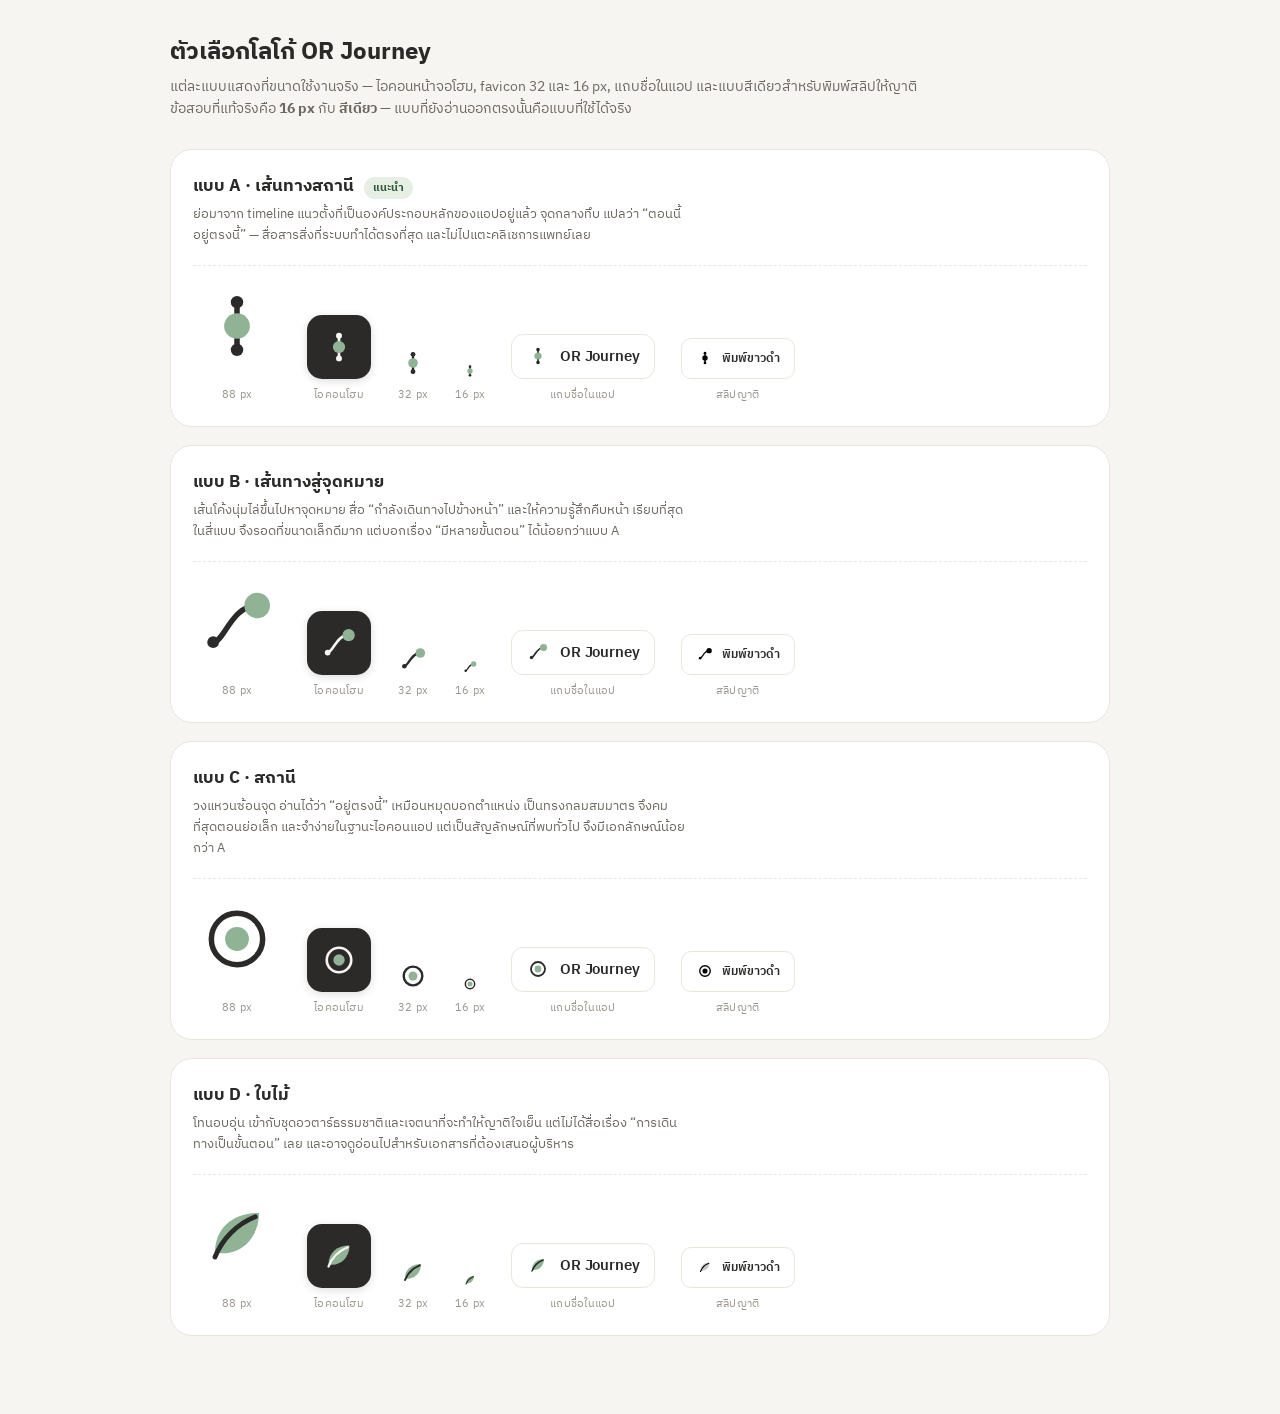
<file: brand/logo-options.html>
<!DOCTYPE html>
<html lang="th">
<head>
<meta charset="UTF-8" />
<meta name="viewport" content="width=device-width, initial-scale=1" />
<title>OR Journey · ตัวเลือกโลโก้</title>
<link href="https://fonts.googleapis.com/css2?family=IBM+Plex+Sans+Thai:wght@400;500;600;700&display=swap" rel="stylesheet" />
<style>
  :root{
    --paper:#F7F5F1; --card:#FFFFFF; --ink:#2B2A28; --ink-2:#6C675F; --ink-3:#9B958C;
    --line:#EAE6DE; --sage:#8FB394; --sage-tint:#E7EFE5; --powder:#8FB4CC;
    --r:16px; --r-lg:22px;
  }
  *{box-sizing:border-box}
  body{margin:0;background:var(--paper);color:var(--ink);
       font-family:'IBM Plex Sans Thai',system-ui,sans-serif;padding:32px 20px 60px}
  .wrap{max-width:940px;margin:0 auto}
  h1{font-size:24px;font-weight:700;margin:0 0 4px}
  .lede{color:var(--ink-2);font-size:14px;margin:0 0 28px;line-height:1.6}

  .opt{background:var(--card);border:1px solid var(--line);border-radius:var(--r-lg);
       padding:22px;margin-bottom:18px}
  .opt-h{display:flex;align-items:baseline;gap:10px;margin-bottom:4px}
  .opt-h b{font-size:17px}
  .tag{font-size:11px;font-weight:700;color:#2f5a3d;background:var(--sage-tint);
       padding:2px 9px;border-radius:99px}
  .why{font-size:13px;color:var(--ink-2);line-height:1.65;margin:0 0 18px;max-width:62ch}

  .row{display:flex;align-items:flex-end;gap:26px;flex-wrap:wrap;
       padding-top:16px;border-top:1px dashed var(--line)}
  .cell{text-align:center}
  .cell .cap{font-size:10.5px;color:var(--ink-3);margin-top:7px;letter-spacing:.02em}

  /* real usage contexts */
  .appicon{width:64px;height:64px;border-radius:15px;display:grid;place-items:center;
           background:var(--ink);box-shadow:0 2px 8px rgba(0,0,0,.14)}
  .appicon.light{background:var(--card);border:1px solid var(--line)}
  .fav{display:grid;place-items:center}
  .lockup{display:flex;align-items:center;gap:10px;background:var(--card);
          border:1px solid var(--line);border-radius:12px;padding:9px 14px}
  .lockup .nm{font-size:15px;font-weight:600;letter-spacing:-.01em}
  .print{background:#fff;border:1px solid var(--line);border-radius:10px;
         padding:10px 14px;display:flex;align-items:center;gap:8px}
  .print .nm{font-size:12px;font-weight:600}
</style>
</head>
<body>
<div class="wrap">
  <h1>ตัวเลือกโลโก้ OR Journey</h1>
  <p class="lede">แต่ละแบบแสดงที่ขนาดใช้งานจริง — ไอคอนหน้าจอโฮม, favicon 32 และ 16 px,
     แถบชื่อในแอป และแบบสีเดียวสำหรับพิมพ์สลิปให้ญาติ<br>
     ข้อสอบที่แท้จริงคือ <b>16 px</b> กับ <b>สีเดียว</b> — แบบที่ยังอ่านออกตรงนั้นคือแบบที่ใช้ได้จริง</p>

  <!-- ============================ A ============================ -->
  <div class="opt">
    <div class="opt-h"><b>แบบ A · เส้นทางสถานี</b><span class="tag">แนะนำ</span></div>
    <p class="why">ย่อมาจาก timeline แนวตั้งที่เป็นองค์ประกอบหลักของแอปอยู่แล้ว จุดกลางทึบ
      แปลว่า “ตอนนี้อยู่ตรงนี้” — สื่อสารสิ่งที่ระบบทำได้ตรงที่สุด และไม่ไปแตะคลิเชการแพทย์เลย</p>
    <div class="row">
      <div class="cell"><svg width="88" height="88" viewBox="0 0 48 48" fill="none">
        <path d="M24 11v26" stroke="#2B2A28" stroke-width="3" stroke-linecap="round"/>
        <circle cx="24" cy="11" r="3.4" fill="#2B2A28"/>
        <circle cx="24" cy="24" r="7" fill="#8FB394"/>
        <circle cx="24" cy="37" r="3.4" fill="#2B2A28"/>
      </svg><div class="cap">88 px</div></div>

      <div class="cell"><div class="appicon"><svg width="42" height="42" viewBox="0 0 48 48" fill="none">
        <path d="M24 11v26" stroke="#F7F5F1" stroke-width="3" stroke-linecap="round"/>
        <circle cx="24" cy="11" r="3.4" fill="#F7F5F1"/>
        <circle cx="24" cy="24" r="7" fill="#8FB394"/>
        <circle cx="24" cy="37" r="3.4" fill="#F7F5F1"/>
      </svg></div><div class="cap">ไอคอนโฮม</div></div>

      <div class="cell"><div class="fav"><svg width="32" height="32" viewBox="0 0 48 48" fill="none">
        <path d="M24 11v26" stroke="#2B2A28" stroke-width="3.4" stroke-linecap="round"/>
        <circle cx="24" cy="11" r="3.6" fill="#2B2A28"/>
        <circle cx="24" cy="24" r="7.2" fill="#8FB394"/>
        <circle cx="24" cy="37" r="3.6" fill="#2B2A28"/>
      </svg></div><div class="cap">32 px</div></div>

      <div class="cell"><div class="fav"><svg width="16" height="16" viewBox="0 0 48 48" fill="none">
        <path d="M24 11v26" stroke="#2B2A28" stroke-width="4" stroke-linecap="round"/>
        <circle cx="24" cy="11" r="4" fill="#2B2A28"/>
        <circle cx="24" cy="24" r="8" fill="#8FB394"/>
        <circle cx="24" cy="37" r="4" fill="#2B2A28"/>
      </svg></div><div class="cap">16 px</div></div>

      <div class="cell"><div class="lockup"><svg width="24" height="24" viewBox="0 0 48 48" fill="none">
        <path d="M24 11v26" stroke="#2B2A28" stroke-width="3.4" stroke-linecap="round"/>
        <circle cx="24" cy="11" r="3.6" fill="#2B2A28"/>
        <circle cx="24" cy="24" r="7.2" fill="#8FB394"/>
        <circle cx="24" cy="37" r="3.6" fill="#2B2A28"/>
      </svg><span class="nm">OR Journey</span></div><div class="cap">แถบชื่อในแอป</div></div>

      <div class="cell"><div class="print"><svg width="18" height="18" viewBox="0 0 48 48" fill="none">
        <path d="M24 11v26" stroke="#000" stroke-width="3.4" stroke-linecap="round"/>
        <circle cx="24" cy="11" r="3.6" fill="#000"/>
        <circle cx="24" cy="24" r="7.2" fill="#000"/>
        <circle cx="24" cy="37" r="3.6" fill="#000"/>
      </svg><span class="nm">พิมพ์ขาวดำ</span></div><div class="cap">สลิปญาติ</div></div>
    </div>
  </div>

  <!-- ============================ B ============================ -->
  <div class="opt">
    <div class="opt-h"><b>แบบ B · เส้นทางสู่จุดหมาย</b></div>
    <p class="why">เส้นโค้งนุ่มไล่ขึ้นไปหาจุดหมาย สื่อ “กำลังเดินทางไปข้างหน้า” และให้ความรู้สึกคืบหน้า
      เรียบที่สุดในสี่แบบ จึงรอดที่ขนาดเล็กดีมาก แต่บอกเรื่อง “มีหลายขั้นตอน” ได้น้อยกว่าแบบ A</p>
    <div class="row">
      <div class="cell"><svg width="88" height="88" viewBox="0 0 48 48" fill="none">
        <path d="M11 35C17 35 21 15 35 15" stroke="#2B2A28" stroke-width="3" stroke-linecap="round"/>
        <circle cx="11" cy="35" r="3.2" fill="#2B2A28"/>
        <circle cx="35" cy="15" r="7" fill="#8FB394"/>
      </svg><div class="cap">88 px</div></div>

      <div class="cell"><div class="appicon"><svg width="42" height="42" viewBox="0 0 48 48" fill="none">
        <path d="M11 35C17 35 21 15 35 15" stroke="#F7F5F1" stroke-width="3" stroke-linecap="round"/>
        <circle cx="11" cy="35" r="3.2" fill="#F7F5F1"/>
        <circle cx="35" cy="15" r="7" fill="#8FB394"/>
      </svg></div><div class="cap">ไอคอนโฮม</div></div>

      <div class="cell"><div class="fav"><svg width="32" height="32" viewBox="0 0 48 48" fill="none">
        <path d="M11 35C17 35 21 15 35 15" stroke="#2B2A28" stroke-width="3.4" stroke-linecap="round"/>
        <circle cx="11" cy="35" r="3.4" fill="#2B2A28"/>
        <circle cx="35" cy="15" r="7.2" fill="#8FB394"/>
      </svg></div><div class="cap">32 px</div></div>

      <div class="cell"><div class="fav"><svg width="16" height="16" viewBox="0 0 48 48" fill="none">
        <path d="M11 35C17 35 21 15 35 15" stroke="#2B2A28" stroke-width="4" stroke-linecap="round"/>
        <circle cx="11" cy="35" r="3.8" fill="#2B2A28"/>
        <circle cx="35" cy="15" r="8" fill="#8FB394"/>
      </svg></div><div class="cap">16 px</div></div>

      <div class="cell"><div class="lockup"><svg width="24" height="24" viewBox="0 0 48 48" fill="none">
        <path d="M11 35C17 35 21 15 35 15" stroke="#2B2A28" stroke-width="3.4" stroke-linecap="round"/>
        <circle cx="11" cy="35" r="3.4" fill="#2B2A28"/>
        <circle cx="35" cy="15" r="7.2" fill="#8FB394"/>
      </svg><span class="nm">OR Journey</span></div><div class="cap">แถบชื่อในแอป</div></div>

      <div class="cell"><div class="print"><svg width="18" height="18" viewBox="0 0 48 48" fill="none">
        <path d="M11 35C17 35 21 15 35 15" stroke="#000" stroke-width="3.4" stroke-linecap="round"/>
        <circle cx="11" cy="35" r="3.4" fill="#000"/>
        <circle cx="35" cy="15" r="7.2" fill="#000"/>
      </svg><span class="nm">พิมพ์ขาวดำ</span></div><div class="cap">สลิปญาติ</div></div>
    </div>
  </div>

  <!-- ============================ C ============================ -->
  <div class="opt">
    <div class="opt-h"><b>แบบ C · สถานี</b></div>
    <p class="why">วงแหวนซ้อนจุด อ่านได้ว่า “อยู่ตรงนี้” เหมือนหมุดบอกตำแหน่ง เป็นทรงกลมสมมาตร
      จึงคมที่สุดตอนย่อเล็ก และจำง่ายในฐานะไอคอนแอป แต่เป็นสัญลักษณ์ที่พบทั่วไป จึงมีเอกลักษณ์น้อยกว่า A</p>
    <div class="row">
      <div class="cell"><svg width="88" height="88" viewBox="0 0 48 48" fill="none">
        <circle cx="24" cy="24" r="14" stroke="#2B2A28" stroke-width="3"/>
        <circle cx="24" cy="24" r="6.5" fill="#8FB394"/>
      </svg><div class="cap">88 px</div></div>

      <div class="cell"><div class="appicon"><svg width="42" height="42" viewBox="0 0 48 48" fill="none">
        <circle cx="24" cy="24" r="14" stroke="#F7F5F1" stroke-width="3"/>
        <circle cx="24" cy="24" r="6.5" fill="#8FB394"/>
      </svg></div><div class="cap">ไอคอนโฮม</div></div>

      <div class="cell"><div class="fav"><svg width="32" height="32" viewBox="0 0 48 48" fill="none">
        <circle cx="24" cy="24" r="14" stroke="#2B2A28" stroke-width="3.6"/>
        <circle cx="24" cy="24" r="6.8" fill="#8FB394"/>
      </svg></div><div class="cap">32 px</div></div>

      <div class="cell"><div class="fav"><svg width="16" height="16" viewBox="0 0 48 48" fill="none">
        <circle cx="24" cy="24" r="14" stroke="#2B2A28" stroke-width="4.5"/>
        <circle cx="24" cy="24" r="7.5" fill="#8FB394"/>
      </svg></div><div class="cap">16 px</div></div>

      <div class="cell"><div class="lockup"><svg width="24" height="24" viewBox="0 0 48 48" fill="none">
        <circle cx="24" cy="24" r="14" stroke="#2B2A28" stroke-width="3.6"/>
        <circle cx="24" cy="24" r="6.8" fill="#8FB394"/>
      </svg><span class="nm">OR Journey</span></div><div class="cap">แถบชื่อในแอป</div></div>

      <div class="cell"><div class="print"><svg width="18" height="18" viewBox="0 0 48 48" fill="none">
        <circle cx="24" cy="24" r="14" stroke="#000" stroke-width="3.6"/>
        <circle cx="24" cy="24" r="6.8" fill="#000"/>
      </svg><span class="nm">พิมพ์ขาวดำ</span></div><div class="cap">สลิปญาติ</div></div>
    </div>
  </div>

  <!-- ============================ D ============================ -->
  <div class="opt">
    <div class="opt-h"><b>แบบ D · ใบไม้</b></div>
    <p class="why">โทนอบอุ่น เข้ากับชุดอวตาร์ธรรมชาติและเจตนาที่จะทำให้ญาติใจเย็น
      แต่ไม่ได้สื่อเรื่อง “การเดินทางเป็นขั้นตอน” เลย และอาจดูอ่อนไปสำหรับเอกสารที่ต้องเสนอผู้บริหาร</p>
    <div class="row">
      <div class="cell"><svg width="88" height="88" viewBox="0 0 48 48" fill="none">
        <path d="M36 12c0 13-9 22-20 22-1.5 0-3-.2-4-.5C12 20 22 12 36 12Z" fill="#8FB394"/>
        <path d="M12 36C16 26 24 18 34 14" stroke="#2B2A28" stroke-width="2.6" stroke-linecap="round"/>
      </svg><div class="cap">88 px</div></div>

      <div class="cell"><div class="appicon"><svg width="42" height="42" viewBox="0 0 48 48" fill="none">
        <path d="M36 12c0 13-9 22-20 22-1.5 0-3-.2-4-.5C12 20 22 12 36 12Z" fill="#8FB394"/>
        <path d="M12 36C16 26 24 18 34 14" stroke="#F7F5F1" stroke-width="2.6" stroke-linecap="round"/>
      </svg></div><div class="cap">ไอคอนโฮม</div></div>

      <div class="cell"><div class="fav"><svg width="32" height="32" viewBox="0 0 48 48" fill="none">
        <path d="M36 12c0 13-9 22-20 22-1.5 0-3-.2-4-.5C12 20 22 12 36 12Z" fill="#8FB394"/>
        <path d="M12 36C16 26 24 18 34 14" stroke="#2B2A28" stroke-width="3" stroke-linecap="round"/>
      </svg></div><div class="cap">32 px</div></div>

      <div class="cell"><div class="fav"><svg width="16" height="16" viewBox="0 0 48 48" fill="none">
        <path d="M36 12c0 13-9 22-20 22-1.5 0-3-.2-4-.5C12 20 22 12 36 12Z" fill="#8FB394"/>
        <path d="M12 36C16 26 24 18 34 14" stroke="#2B2A28" stroke-width="3.4" stroke-linecap="round"/>
      </svg></div><div class="cap">16 px</div></div>

      <div class="cell"><div class="lockup"><svg width="24" height="24" viewBox="0 0 48 48" fill="none">
        <path d="M36 12c0 13-9 22-20 22-1.5 0-3-.2-4-.5C12 20 22 12 36 12Z" fill="#8FB394"/>
        <path d="M12 36C16 26 24 18 34 14" stroke="#2B2A28" stroke-width="3" stroke-linecap="round"/>
      </svg><span class="nm">OR Journey</span></div><div class="cap">แถบชื่อในแอป</div></div>

      <div class="cell"><div class="print"><svg width="18" height="18" viewBox="0 0 48 48" fill="none">
        <path d="M36 12c0 13-9 22-20 22-1.5 0-3-.2-4-.5C12 20 22 12 36 12Z" fill="#000" opacity=".22"/>
        <path d="M12 36C16 26 24 18 34 14" stroke="#000" stroke-width="3" stroke-linecap="round"/>
      </svg><span class="nm">พิมพ์ขาวดำ</span></div><div class="cap">สลิปญาติ</div></div>
    </div>
  </div>
</div>
</body>
</html>
</file>
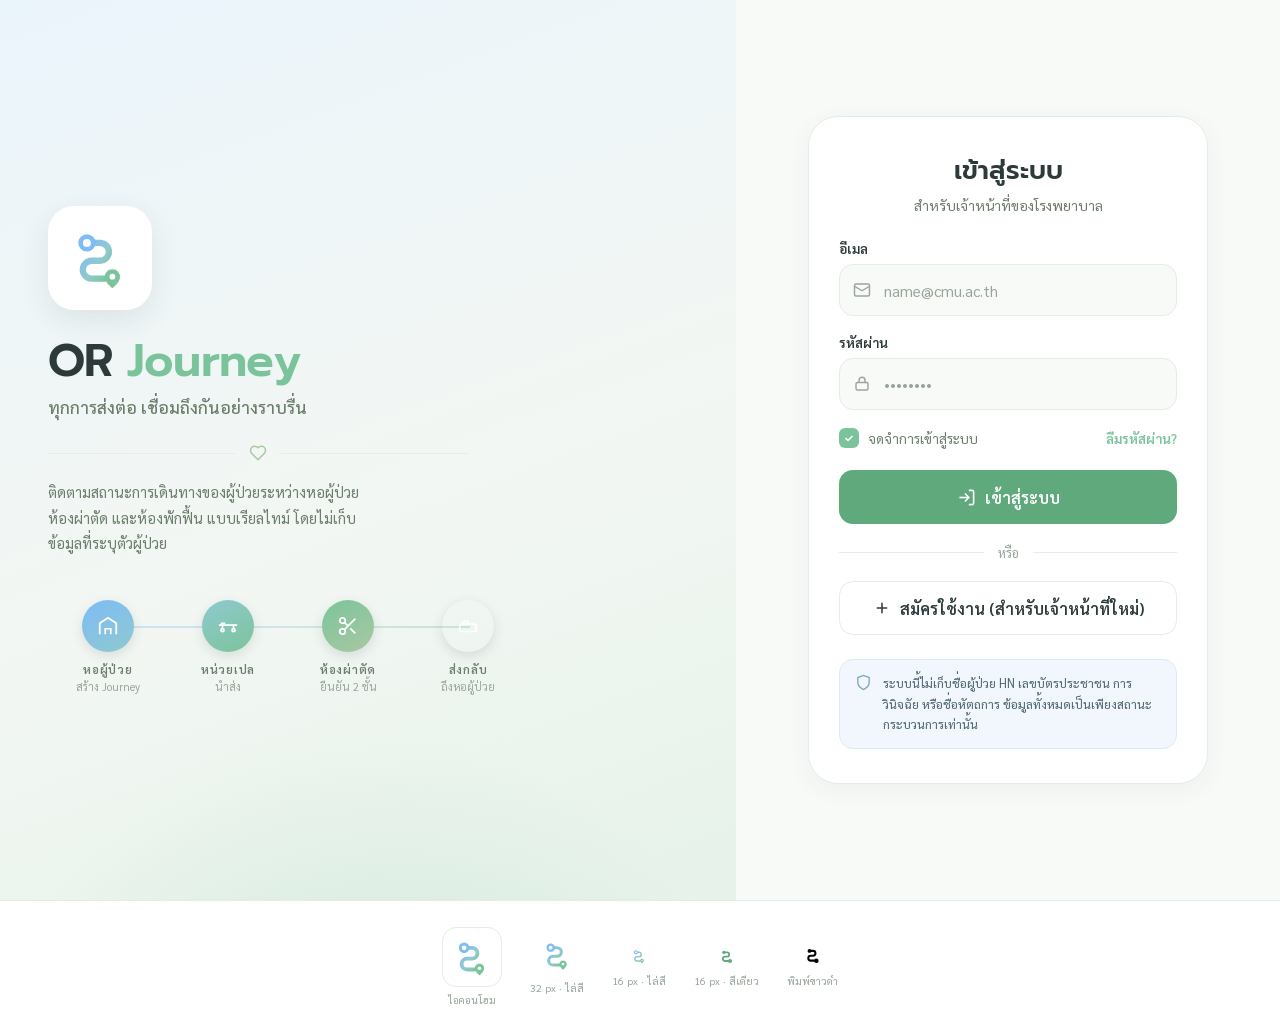
<file: brand/preview-new.html>
<!DOCTYPE html>
<html lang="th">
<head>
<meta charset="UTF-8" />
<meta name="viewport" content="width=device-width, initial-scale=1" />
<title>OR Journey · ตัวอย่างแนวใหม่</title>
<link rel="preconnect" href="https://fonts.googleapis.com" />
<link rel="preconnect" href="https://fonts.gstatic.com" crossorigin />
<link href="https://fonts.googleapis.com/css2?family=Prompt:wght@400;500;600;700&family=Sarabun:wght@400;500;600;700&display=swap" rel="stylesheet" />
<style>
:root{
  /* palette from the reference */
  --sky-1:#B9DFF5; --sky-2:#7DBCF6;
  --leaf-1:#A9C8A2; --leaf-2:#7BC49B;
  --wash:#F3F7F3;  --wash-2:#F8FAF8;
  --ink:#2E3A3A;   --ink-2:#6B7D6B;  --ink-3:#98A69A;
  --line:#E4EDE6;  --card:#FFFFFF;
  --r:14px; --r-lg:22px; --r-xl:30px;
}
*{box-sizing:border-box}
body{margin:0;background:var(--wash-2);color:var(--ink);
     font-family:'Sarabun',system-ui,sans-serif;-webkit-font-smoothing:antialiased}
h1,h2,.display{font-family:'Prompt',sans-serif}

.page{min-height:100dvh;display:grid;grid-template-columns:1.15fr .85fr}
@media(max-width:900px){.page{grid-template-columns:1fr}}

/* ---------------- left: brand + the flow it describes ---------------- */
.brand-side{
  position:relative;overflow:hidden;padding:56px 48px;
  display:flex;flex-direction:column;justify-content:center;
  background:linear-gradient(160deg,#EAF4FB 0%,var(--wash) 55%,#E6F2EA 100%);
}
.brand-side::after{ /* soft horizon, kept very quiet */
  content:'';position:absolute;left:-10%;right:-10%;bottom:-18%;height:52%;
  background:radial-gradient(60% 100% at 50% 100%,rgba(123,196,155,.20),transparent 70%);
  pointer-events:none;
}
.mark-lg{width:104px;height:104px;border-radius:26px;background:var(--card);
  display:grid;place-items:center;box-shadow:0 10px 28px rgba(46,58,58,.09);margin-bottom:26px}
.wordmark{font-size:46px;font-weight:600;letter-spacing:-.02em;line-height:1.1;margin:0}
.wordmark .or{color:var(--ink)}
.wordmark .jr{color:var(--leaf-2)}
.tagline{font-size:17px;color:var(--ink-2);margin:10px 0 0;font-weight:500}
.rule{display:flex;align-items:center;gap:14px;margin:26px 0 18px;max-width:420px}
.rule i{flex:1;height:1px;background:var(--line)}
.blurb{font-size:14.5px;line-height:1.75;color:var(--ink-2);margin:0;max-width:40ch}

/* the journey strip — explains the product, not decoration */
.flow{display:flex;align-items:flex-start;gap:0;margin-top:44px;position:relative;max-width:480px}
.flow-step{flex:1;text-align:center;position:relative}
.flow-step .pin{width:52px;height:52px;border-radius:50%;margin:0 auto 10px;
  display:grid;place-items:center;color:#fff;position:relative;z-index:2;
  box-shadow:0 4px 12px rgba(46,58,58,.13)}
.flow-step:nth-child(1) .pin{background:linear-gradient(150deg,var(--sky-1),var(--sky-2))}
.flow-step:nth-child(2) .pin{background:linear-gradient(150deg,var(--sky-2),#8FC9CF)}
.flow-step:nth-child(3) .pin{background:linear-gradient(150deg,#8FC9CF,var(--leaf-2))}
.flow-step:nth-child(4) .pin{background:linear-gradient(150deg,var(--leaf-2),var(--leaf-1))}
.flow-step .lb{font-size:11.5px;font-weight:600;letter-spacing:.06em;color:var(--ink-2)}
.flow-step .sub{font-size:11px;color:var(--ink-3);margin-top:2px}
.flow-line{position:absolute;top:26px;left:12%;right:12%;height:2px;
  background:linear-gradient(90deg,var(--sky-2),#8FC9CF,var(--leaf-2));opacity:.35;z-index:1}

/* ---------------- right: the form ---------------- */
.form-side{display:grid;place-items:center;padding:40px 32px;background:var(--wash-2)}
.card{width:100%;max-width:400px;background:var(--card);border:1px solid var(--line);
      border-radius:var(--r-xl);padding:34px 30px;box-shadow:0 6px 24px rgba(46,58,58,.05)}
.card h2{font-size:26px;font-weight:600;text-align:center;margin:0 0 6px}
.card .sub{text-align:center;color:var(--ink-2);font-size:14px;margin:0 0 26px}
.field{margin-bottom:18px}
.field label{display:block;font-size:13.5px;font-weight:600;margin-bottom:7px}
.inp{position:relative;display:flex;align-items:center}
.inp svg{position:absolute;left:14px;color:var(--ink-3);pointer-events:none}
.inp input{width:100%;padding:14px 14px 14px 44px;border-radius:var(--r);
  border:1.5px solid var(--line);background:var(--wash-2);font:inherit;font-size:15px;
  color:var(--ink);min-height:52px;transition:border-color .15s,background .15s}
.inp input:focus{outline:none;border-color:var(--leaf-2);background:var(--card)}
.inp input::placeholder{color:var(--ink-3)}
.row-between{display:flex;align-items:center;justify-content:space-between;gap:12px;margin:4px 0 22px}
.chk{display:flex;align-items:center;gap:9px;font-size:13.5px;color:var(--ink-2);cursor:pointer}
.chk .box{width:20px;height:20px;border-radius:6px;background:var(--leaf-2);
  display:grid;place-items:center;color:#fff;flex-shrink:0}
.link{font-size:13.5px;color:var(--leaf-2);font-weight:600;text-decoration:none}
.btn{width:100%;min-height:54px;border-radius:var(--r);border:0;font:inherit;font-size:16px;
  font-weight:600;cursor:pointer;display:flex;align-items:center;justify-content:center;gap:9px}
.btn-primary{background:#5FA97D;color:#fff}
.btn-ghost{background:var(--card);color:var(--ink);border:1.5px solid var(--line);margin-top:0}
.or-sep{display:flex;align-items:center;gap:14px;margin:20px 0;color:var(--ink-3);font-size:13px}
.or-sep i{flex:1;height:1px;background:var(--line)}
.notice{display:flex;gap:11px;background:#F1F7FC;border:1px solid #DCEBF6;border-radius:var(--r);
  padding:13px 15px;font-size:12.5px;line-height:1.65;color:#4C6472;margin-top:24px}
.notice svg{flex-shrink:0;margin-top:1px;color:#7DA8C4}

/* ---------------- small-size proof ---------------- */
.proof{background:var(--card);border-top:1px solid var(--line);padding:26px 32px;
  display:flex;align-items:center;gap:28px;flex-wrap:wrap;justify-content:center}
.proof .cell{text-align:center}
.proof .cap{font-size:10.5px;color:var(--ink-3);margin-top:6px}
.appicon{width:60px;height:60px;border-radius:14px;background:var(--card);
  border:1px solid var(--line);display:grid;place-items:center}
</style>
</head>
<body>

<!-- ===================== logo, defined once ===================== -->
<svg width="0" height="0" style="position:absolute" aria-hidden="true">
  <defs>
    <linearGradient id="jg" x1="0" y1="0" x2="1" y2="1">
      <stop offset="0%" stop-color="#7DBCF6"/><stop offset="55%" stop-color="#8FC9CF"/>
      <stop offset="100%" stop-color="#7BC49B"/>
    </linearGradient>
  </defs>
  <symbol id="mark" viewBox="0 0 48 48">
    <!-- the winding route: start ring, S-bend, destination pin -->
    <path d="M15 13h9a6.5 6.5 0 0 1 0 13h-6a6.5 6.5 0 0 0 0 13h9"
          fill="none" stroke="url(#jg)" stroke-width="4.6" stroke-linecap="round"/>
    <circle cx="14.5" cy="13" r="4.6" fill="#fff" stroke="#7DBCF6" stroke-width="3.4"/>
    <path d="M33 32.2c3.1 0 5.6 2.5 5.6 5.6 0 3.9-5.6 8.2-5.6 8.2s-5.6-4.3-5.6-8.2c0-3.1 2.5-5.6 5.6-5.6Z"
          fill="#7BC49B"/>
    <circle cx="33" cy="37.6" r="2.1" fill="#fff"/>
  </symbol>
  <!-- flat one-colour version for favicon / print -->
  <symbol id="mark-flat" viewBox="0 0 48 48">
    <path d="M15 13h9a6.5 6.5 0 0 1 0 13h-6a6.5 6.5 0 0 0 0 13h9"
          fill="none" stroke="currentColor" stroke-width="5.4" stroke-linecap="round"/>
    <circle cx="14.5" cy="13" r="5" fill="currentColor"/>
    <circle cx="33" cy="39" r="6" fill="currentColor"/>
  </symbol>
</svg>

<div class="page">
  <!-- ============ brand side ============ -->
  <div class="brand-side">
    <div class="mark-lg"><svg width="66" height="66"><use href="#mark"/></svg></div>
    <h1 class="wordmark"><span class="or">OR</span> <span class="jr">Journey</span></h1>
    <p class="tagline">ทุกการส่งต่อ เชื่อมถึงกันอย่างราบรื่น</p>
    <div class="rule"><i></i><svg width="18" height="18" viewBox="0 0 24 24" fill="none"
      stroke="#A9C8A2" stroke-width="2"><path d="M19 14c1.49-1.46 3-3.21 3-5.5A5.5 5.5 0 0 0 16.5 3c-1.76 0-3 .5-4.5 2-1.5-1.5-2.74-2-4.5-2A5.5 5.5 0 0 0 2 8.5c0 2.3 1.5 4.05 3 5.5l7 7Z"/></svg><i></i></div>
    <p class="blurb">ติดตามสถานะการเดินทางของผู้ป่วยระหว่างหอผู้ป่วย ห้องผ่าตัด และห้องพักฟื้น
      แบบเรียลไทม์ โดยไม่เก็บข้อมูลที่ระบุตัวผู้ป่วย</p>

    <div class="flow">
      <div class="flow-line"></div>
      <div class="flow-step">
        <div class="pin"><svg width="22" height="22" viewBox="0 0 24 24" fill="none" stroke="currentColor"
          stroke-width="1.9"><path d="M3 21V9l9-6 9 6v12"/><path d="M9 21v-6h6v6"/></svg></div>
        <div class="lb">หอผู้ป่วย</div><div class="sub">สร้าง Journey</div>
      </div>
      <div class="flow-step">
        <div class="pin"><svg width="22" height="22" viewBox="0 0 24 24" fill="none" stroke="currentColor"
          stroke-width="1.9"><path d="M2 11h20"/><path d="M5 11V9h4"/><path d="M6 11v3M18 11v3"/>
          <circle cx="6" cy="16.5" r="1.6"/><circle cx="18" cy="16.5" r="1.6"/></svg></div>
        <div class="lb">หน่วยเปล</div><div class="sub">นำส่ง</div>
      </div>
      <div class="flow-step">
        <div class="pin"><svg width="22" height="22" viewBox="0 0 24 24" fill="none" stroke="currentColor"
          stroke-width="1.9"><circle cx="6" cy="6" r="3"/><circle cx="6" cy="18" r="3"/>
          <path d="M20 4 8.12 15.88M14.47 14.48 20 20M8.12 8.12 12 12"/></svg></div>
        <div class="lb">ห้องผ่าตัด</div><div class="sub">ยืนยัน 2 ชั้น</div>
      </div>
      <div class="flow-step">
        <div class="pin"><svg width="22" height="22" viewBox="0 0 24 24" fill="none" stroke="currentColor"
          stroke-width="1.9"><path d="M3 18v-6a2 2 0 0 1 2-2h14a2 2 0 0 1 2 2v6"/>
          <path d="M3 18h18M7 10V7h5v3"/></svg></div>
        <div class="lb">ส่งกลับ</div><div class="sub">ถึงหอผู้ป่วย</div>
      </div>
    </div>
  </div>

  <!-- ============ form side ============ -->
  <div class="form-side">
    <div class="card">
      <h2>เข้าสู่ระบบ</h2>
      <p class="sub">สำหรับเจ้าหน้าที่ของโรงพยาบาล</p>

      <div class="field">
        <label for="em">อีเมล</label>
        <div class="inp">
          <svg width="18" height="18" viewBox="0 0 24 24" fill="none" stroke="currentColor" stroke-width="1.9">
            <rect x="2" y="4" width="20" height="16" rx="2"/><path d="m2 7 10 6 10-6"/></svg>
          <input id="em" type="email" placeholder="name@cmu.ac.th" />
        </div>
      </div>

      <div class="field">
        <label for="pw">รหัสผ่าน</label>
        <div class="inp">
          <svg width="18" height="18" viewBox="0 0 24 24" fill="none" stroke="currentColor" stroke-width="1.9">
            <rect x="4" y="10" width="16" height="10" rx="2"/><path d="M8 10V7a4 4 0 0 1 8 0v3"/></svg>
          <input id="pw" type="password" placeholder="••••••••" />
        </div>
      </div>

      <div class="row-between">
        <label class="chk"><span class="box"><svg width="12" height="12" viewBox="0 0 24 24" fill="none"
          stroke="currentColor" stroke-width="3"><path d="m5 12 5 5 9-9"/></svg></span>จดจำการเข้าสู่ระบบ</label>
        <a class="link" href="#">ลืมรหัสผ่าน?</a>
      </div>

      <button class="btn btn-primary">
        <svg width="19" height="19" viewBox="0 0 24 24" fill="none" stroke="currentColor" stroke-width="2">
          <path d="M15 3h4a2 2 0 0 1 2 2v14a2 2 0 0 1-2 2h-4"/><path d="m10 17 5-5-5-5"/><path d="M15 12H3"/></svg>
        เข้าสู่ระบบ
      </button>

      <div class="or-sep"><i></i>หรือ<i></i></div>

      <button class="btn btn-ghost">
        <svg width="18" height="18" viewBox="0 0 24 24" fill="none" stroke="currentColor" stroke-width="2">
          <path d="M12 5v14M5 12h14"/></svg>
        สมัครใช้งาน (สำหรับเจ้าหน้าที่ใหม่)
      </button>

      <div class="notice">
        <svg width="17" height="17" viewBox="0 0 24 24" fill="none" stroke="currentColor" stroke-width="1.9">
          <path d="M12 22s8-4 8-10V5l-8-3-8 3v7c0 6 8 10 8 10Z"/></svg>
        <span>ระบบนี้ไม่เก็บชื่อผู้ป่วย HN เลขบัตรประชาชน การวินิจฉัย หรือชื่อหัตถการ
          ข้อมูลทั้งหมดเป็นเพียงสถานะกระบวนการเท่านั้น</span>
      </div>
    </div>
  </div>
</div>

<!-- ============ does the mark survive small sizes? ============ -->
<div class="proof">
  <div class="cell"><div class="appicon"><svg width="40" height="40"><use href="#mark"/></svg></div>
    <div class="cap">ไอคอนโฮม</div></div>
  <div class="cell"><svg width="32" height="32"><use href="#mark"/></svg><div class="cap">32 px · ไล่สี</div></div>
  <div class="cell"><svg width="16" height="16"><use href="#mark"/></svg><div class="cap">16 px · ไล่สี</div></div>
  <div class="cell" style="color:#5FA97D"><svg width="16" height="16"><use href="#mark-flat"/></svg>
    <div class="cap">16 px · สีเดียว</div></div>
  <div class="cell" style="color:#000"><svg width="18" height="18"><use href="#mark-flat"/></svg>
    <div class="cap">พิมพ์ขาวดำ</div></div>
</div>

</body>
</html>
</file>
